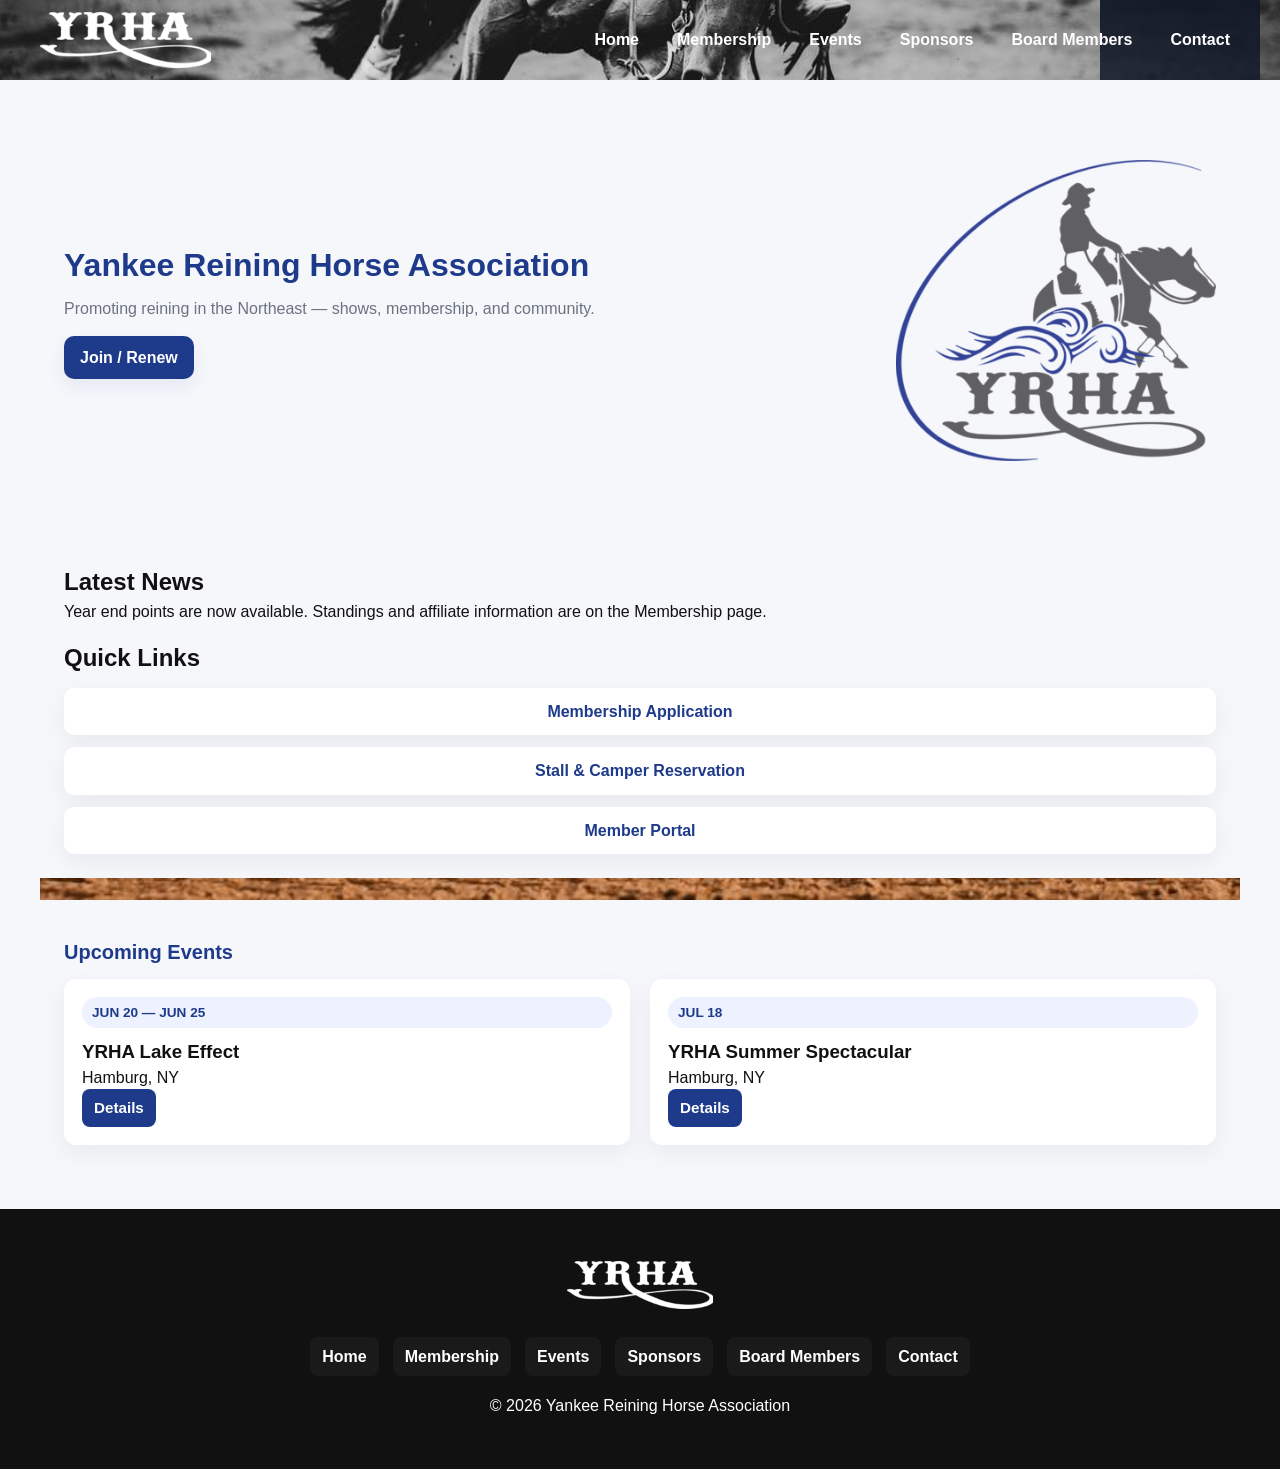
<file: index.html>
<!DOCTYPE html>
<html lang="en">
<head>
  <meta charset="utf-8" />
  <meta name="viewport" content="width=device-width,initial-scale=1" />
  <title>Yankee Reining Horse Association</title>

  <link rel="stylesheet" href="home.css">
  <link rel="stylesheet" href="https://cdnjs.cloudflare.com/ajax/libs/font-awesome/6.5.2/css/all.min.css">
</head>
<body>
  <header class="site-header">
    <div class="container header-inner">
      <div class="logo">
        <a href="index.html"><img src="assets/logo.png" alt="YRHA logo"></a>
      </div>

      <nav class="nav">
        <button id="menu-btn" class="menu-btn" aria-label="Toggle menu"><i class="fas fa-bars"></i></button>
        <ul class="nav-links" id="nav-links">
          <li><a href="index.html">Home</a></li>
          <li><a href="membership.html">Membership</a></li>
          <li><a href="events.html">Events</a></li>
          <li><a href="sponsors.html">Sponsors</a></li>
          <li><a href="boardmembers.html" aria-current="page">Board Members</a></li>
          <li><a href="contact.html">Contact</a></li>
        </ul>
      </nav>
    </div>
  </header>

  <main>
    <section class="hero">
      <div class="hero-inner container">
        <div class="hero-copy">
          <h1>Yankee Reining Horse Association</h1>
          <p class="sub">Promoting reining in the Northeast — shows, membership, and community.</p>
          <div class="hero-cta">
            <a class="btn primary" href="https://docs.google.com/forms/d/e/1FAIpQLSfPFnOiqkP-DoOEEoHhEW9WnWeleWplbSbrL23Vqfxdky9NYQ/viewform" target="_blank" rel="noopener">Join / Renew</a>
          </div>
        </div>

        <div class="hero-art" aria-hidden="true">
          <img src="assets/logo-1.png" alt="">
        </div>
      </div>
    </section>

    <section class="info container">
      <div class="news">
        <h2>Latest News</h2>
        <p>Year end points are now available. Standings and affiliate information are on the Membership page.</p>
      </div>

      <div class="quick-links">
        <h2>Quick Links</h2>
        <a class="quick-btn" href="https://docs.google.com/forms/d/e/1FAIpQLSfPFnOiqkP-DoOEEoHhEW9WnWeleWplbSbrL23Vqfxdky9NYQ/viewform" target="_blank" rel="noopener">Membership Application</a>
        <a class="quick-btn" href="#">Stall & Camper Reservation</a>
        <a class="quick-btn" href="membership.html#portal">Member Portal</a>
      </div>
    </section>

    <section class="events container">
      <h2 class="section-title">Upcoming Events</h2>
      <div class="event-grid">
        <article class="event-card">
          <span class="event-date">JUN 20 — JUN 25</span>
          <h3>YRHA Lake Effect</h3>
          <p class="muted">Hamburg, NY</p>
          <a class="event-link" href="https://nebula.wsimg.com/f370e88e24c39abe7a2972f42f224203?AccessKeyId=054B12123646A686FF98&disposition=0&alloworigin=1">Details</a>
        </article>

        <article class="event-card">
          <span class="event-date">JUL 18</span>
          <h3>YRHA Summer Spectacular</h3>
          <p class="muted">Hamburg, NY</p>
          <a class="event-link" href="https://nebula.wsimg.com/f370e88e24c39abe7a2972f42f224203?AccessKeyId=054B12123646A686FF98&disposition=0&alloworigin=1">Details</a>
        </article>
      </div>
    </section>
  </main>

  <footer class="site-footer">
    <div class="container footer-inner">
      <div class="brand">
        <img src="assets/logo.png" alt="YRHA logo" class="footer-logo">
      </div>

      <button id="footer-menu-btn" class="footer-menu-btn" aria-label="Toggle footer menu" aria-expanded="false">
        <i class="fas fa-bars" aria-hidden="true"></i>
      </button>

      <nav class="footer-nav" id="footer-nav" aria-label="Footer navigation">
        <ul>
          <li><a href="index.html">Home</a></li>
          <li><a href="membership.html">Membership</a></li>
          <li><a href="events.html">Events</a></li>
          <li><a href="sponsors.html">Sponsors</a></li>
          <li><a href="boardmembers.html">Board Members</a></li>
          <li><a href="contact.html">Contact</a></li>
        </ul>
      </nav>

      <p class="copyright">© 2026 Yankee Reining Horse Association</p>
    </div>
  </footer>

  <script>
    (function(){
      const btn = document.getElementById('menu-btn');
      const nav = document.getElementById('nav-links');
      btn?.addEventListener('click', () => {
        const open = nav.classList.toggle('open');
        btn.setAttribute('aria-expanded', String(open));
      });

      const fbtn = document.getElementById('footer-menu-btn');
      const fnav = document.getElementById('footer-nav');
      fbtn?.addEventListener('click', () => {
        const open = fnav.classList.toggle('open');
        fbtn.setAttribute('aria-expanded', String(open));
      });
    })();
  </script>
</body>
</html>
</file>
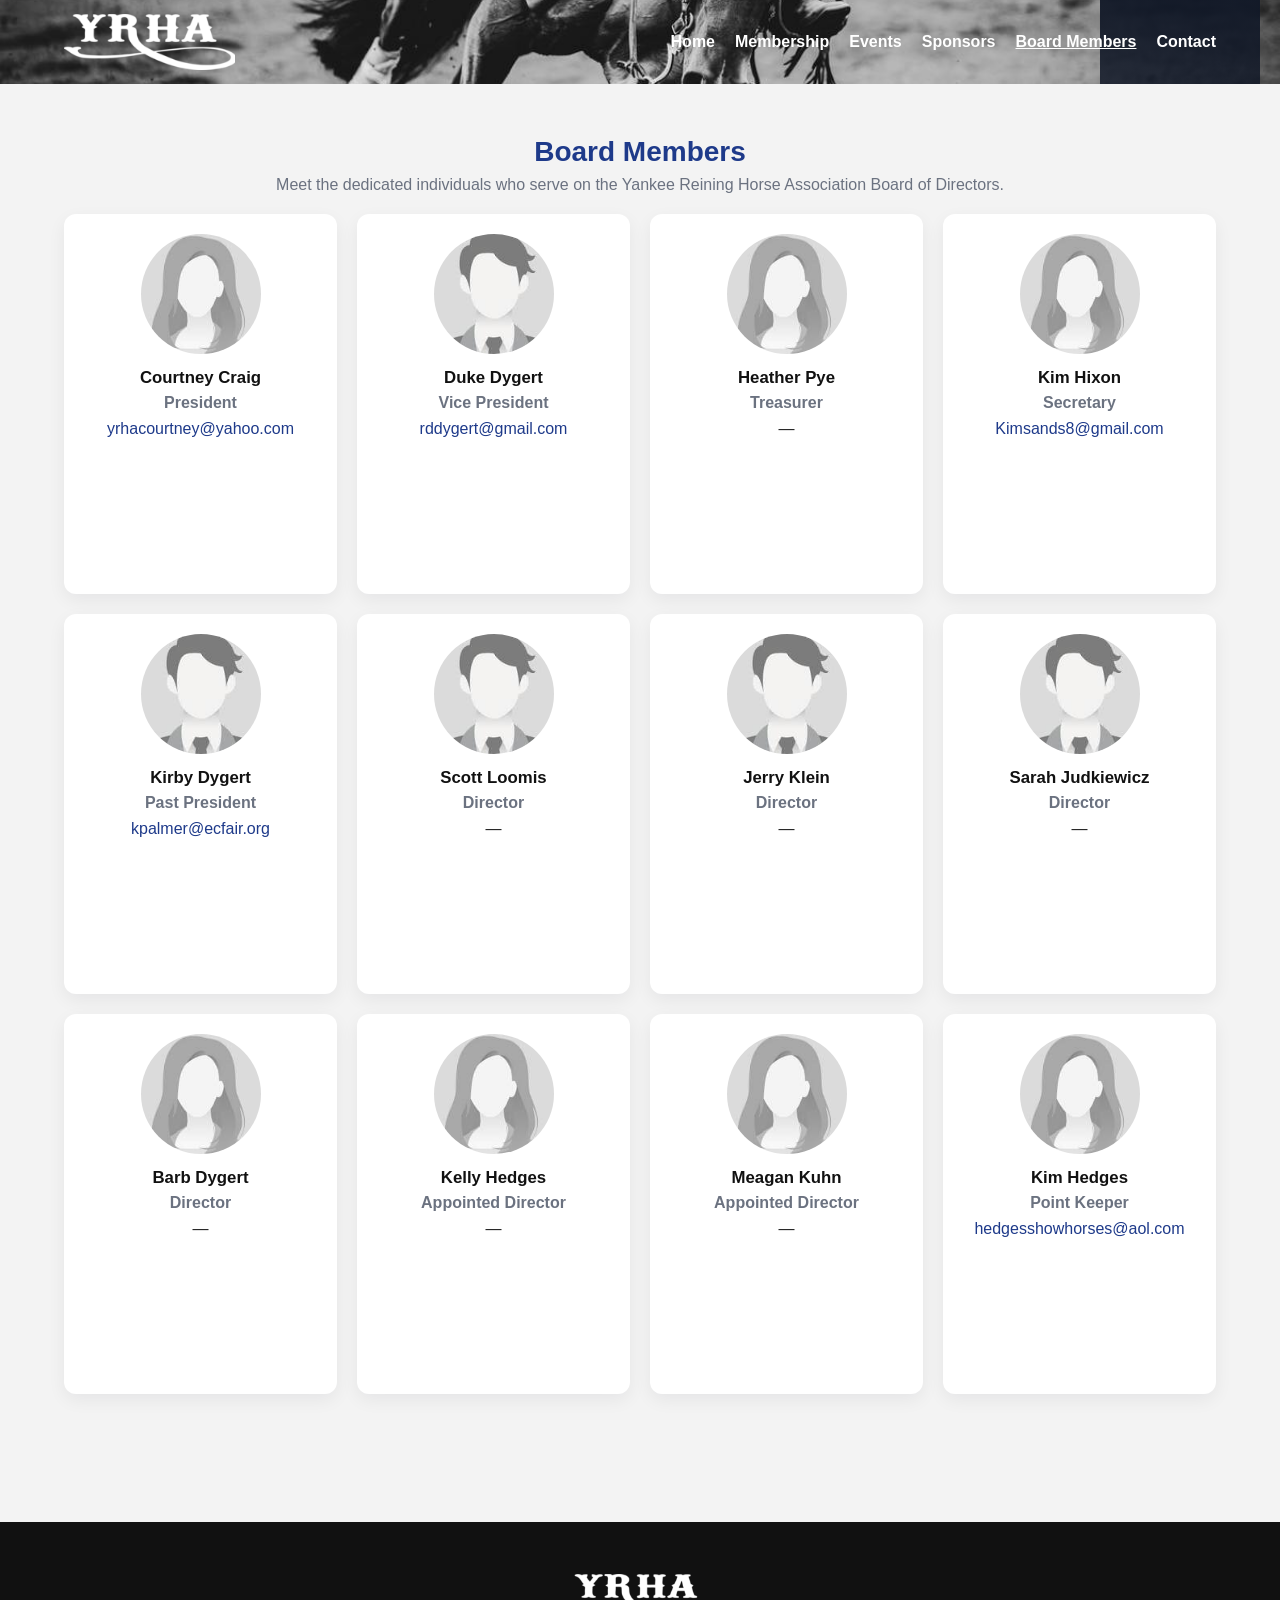
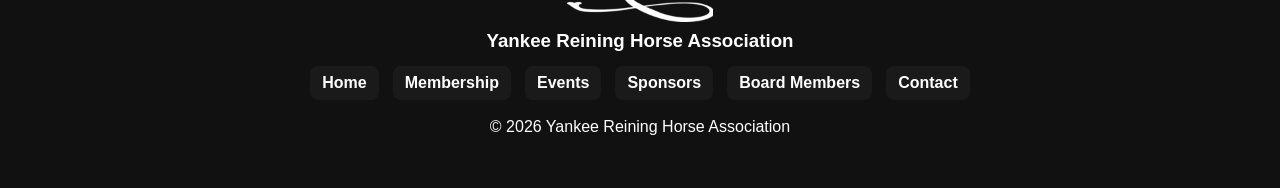
<file: boardmembers.html>
<!-- ...existing code... -->
<!DOCTYPE html>
<html lang="en">
<head>
  <meta charset="utf-8" />
  <meta name="viewport" content="width=device-width,initial-scale=1" />
  <title>Yankee Reining Horse Association — Board Members</title>

  <link rel="stylesheet" href="boardmembers.css">
  <link rel="stylesheet" href="https://cdnjs.cloudflare.com/ajax/libs/font-awesome/6.5.2/css/all.min.css">
</head>

<body>
  <header class="site-header">
    <div class="container header-inner">
      <div class="logo">
        <a href="index.html"><img src="assets/logo.png" alt="YRHA logo"></a>
      </div>

      <nav class="nav">
        <button id="menu-btn" class="menu-btn" aria-label="Toggle menu"><i class="fas fa-bars"></i></button>
        <ul class="nav-links" id="nav-links">
          <li><a href="index.html">Home</a></li>
          <li><a href="membership.html">Membership</a></li>
          <li><a href="events.html">Events</a></li>
          <li><a href="sponsors.html">Sponsors</a></li>
          <li><a href="boardmembers.html" aria-current="page">Board Members</a></li>
          <li><a href="contact.html">Contact</a></li>
        </ul>
      </nav>
    </div>
  </header>

  <main>
    <section id="board-members" class="board-section">
      <div class="container">
        <h1 class="page-title">Board Members</h1>
        <p class="lead">Meet the dedicated individuals who serve on the Yankee Reining Horse Association Board of Directors.</p>

        <div class="cards-container">
          <article class="card">
            <img src="assets/woman placeholder.jpeg" alt="Courtney Craig" class="card-img">
            <h2 class="card-title">Courtney Craig</h2>
            <p class="card-role">President</p>
            <p class="card-contact"><a href="mailto:yrhacourtney@yahoo.com">yrhacourtney@yahoo.com</a></p>
          </article>

          <article class="card">
            <img src="assets/man placeholder.jpeg" alt="Duke Dygert" class="card-img">
            <h2 class="card-title">Duke Dygert</h2>
            <p class="card-role">Vice President</p>
            <p class="card-contact"><a href="mailto:rddygert@gmail.com">rddygert@gmail.com</a></p>
          </article>

          <article class="card">
            <img src="assets/woman placeholder.jpeg" alt="Heather Pye" class="card-img">
            <h2 class="card-title">Heather Pye</h2>
            <p class="card-role">Treasurer</p>
            <p class="card-contact">—</p>
          </article>

          <article class="card">
            <img src="assets/woman placeholder.jpeg" alt="Kim Hixon" class="card-img">
            <h2 class="card-title">Kim Hixon</h2>
            <p class="card-role">Secretary</p>
            <p class="card-contact"><a href="mailto:Kimsands8@gmail.com">Kimsands8@gmail.com</a></p>
          </article>

          <article class="card">
            <img src="assets/man placeholder.jpeg" alt="Kirby Dygert" class="card-img">
            <h2 class="card-title">Kirby Dygert</h2>
            <p class="card-role">Past President</p>
            <p class="card-contact"><a href="mailto:kpalmer@ecfair.org">kpalmer@ecfair.org</a></p>
          </article>

          <article class="card">
            <img src="assets/man placeholder.jpeg" alt="Scott Loomis" class="card-img">
            <h2 class="card-title">Scott Loomis</h2>
            <p class="card-role">Director</p>
            <p class="card-contact">—</p>
          </article>

          <article class="card">
            <img src="assets/man placeholder.jpeg" alt="Jerry Klein" class="card-img">
            <h2 class="card-title">Jerry Klein</h2>
            <p class="card-role">Director</p>
            <p class="card-contact">—</p>
          </article>

          <article class="card">
            <img src="assets/man placeholder.jpeg" alt="Sarah Judkiewicz" class="card-img">
            <h2 class="card-title">Sarah Judkiewicz</h2>
            <p class="card-role">Director</p>
            <p class="card-contact">—</p>
          </article>

          <article class="card">
            <img src="assets/woman placeholder.jpeg" alt="Barb Dygert" class="card-img">
            <h2 class="card-title">Barb Dygert</h2>
            <p class="card-role">Director</p>
            <p class="card-contact">—</p>
          </article>

          <article class="card">
            <img src="assets/woman placeholder.jpeg" alt="Kelly Hedges" class="card-img">
            <h2 class="card-title">Kelly Hedges</h2>
            <p class="card-role">Appointed Director</p>
            <p class="card-contact">—</p>
          </article>

          <article class="card">
            <img src="assets/woman placeholder.jpeg" alt="Meagan Kuhn" class="card-img">
            <h2 class="card-title">Meagan Kuhn</h2>
            <p class="card-role">Appointed Director</p>
            <p class="card-contact">—</p>
          </article>

          <article class="card">
            <img src="assets/woman placeholder.jpeg" alt="Kim Hedges" class="card-img">
            <h2 class="card-title">Kim Hedges</h2>
            <p class="card-role">Point Keeper</p>
            <p class="card-contact"><a href="mailto:hedgesshowhorses@aol.com">hedgesshowhorses@aol.com</a></p>
          </article>
        </div>
      </div>
    </section>
  </main>

  <footer class="site-footer">
  <div class="container">
    <img src="assets/logo.png" alt="YRHA logo" class="footer-logo">
    <h3>Yankee Reining Horse Association</h3>

    <nav class="footer-nav" aria-label="Footer navigation">
      <ul>
        <li><a href="index.html">Home</a></li>
        <li><a href="membership.html">Membership</a></li>
        <li><a href="events.html">Events</a></li>
        <li><a href="sponsors.html">Sponsors</a></li>
        <li><a href="boardmembers.html">Board Members</a></li>
        <li><a href="contact.html">Contact</a></li>
      </ul>
    </nav>

    <p class="copyright">© 2026 Yankee Reining Horse Association</p>
  </div>
</footer>

  <script>
    const btn = document.getElementById('menu-btn');
    const nav = document.getElementById('nav-links');
    btn?.addEventListener('click', () => nav?.classList.toggle('open'));
  </script>
</body>
</html>
</file>
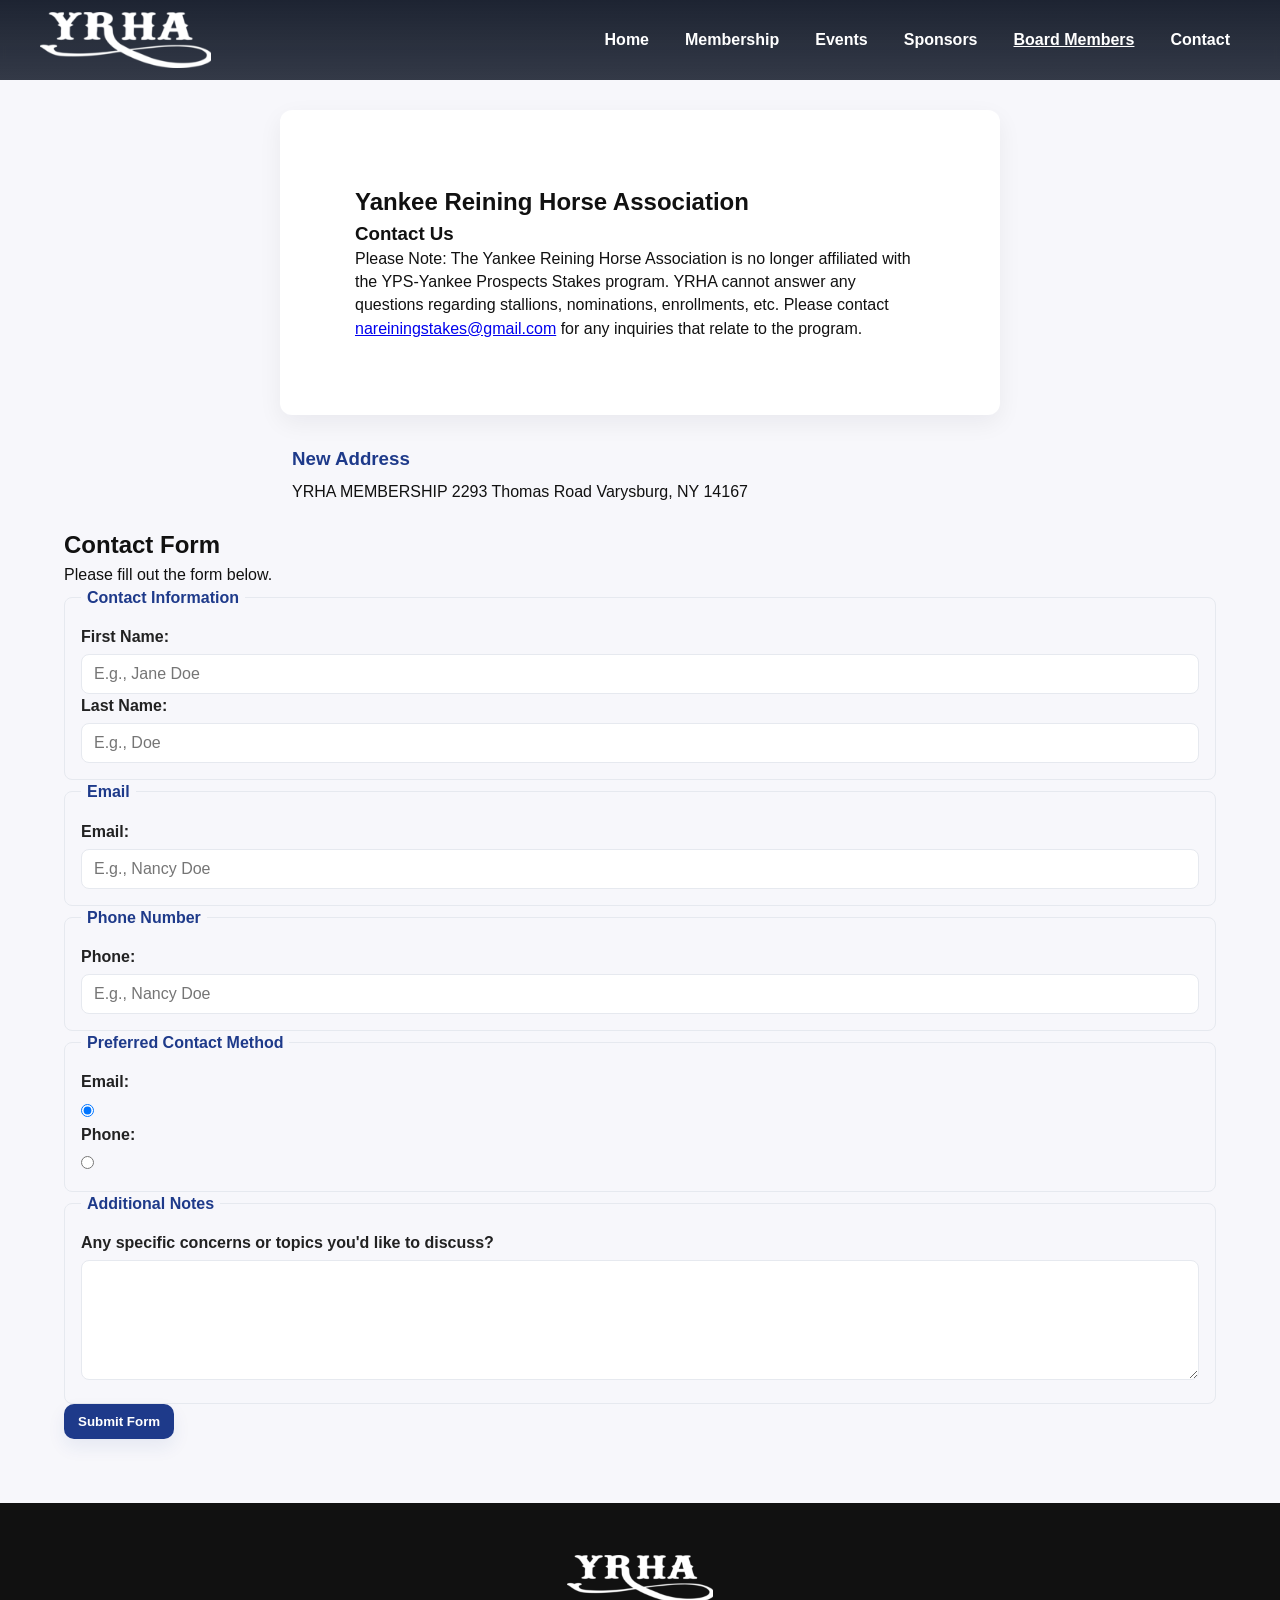
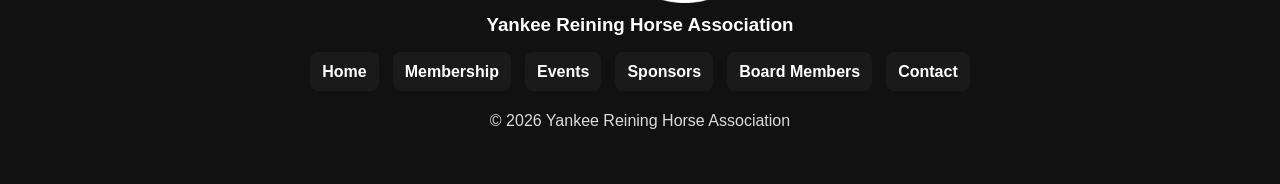
<file: contact.html>
<!DOCTYPE html>
<html lang="en">
<head>
<meta charset="UTF-8">
<meta name="viewport" content="width=device-width, initial-scale=1.0">
<title>Yankee Reining Horse Association</title>

<link rel="stylesheet" href="contatct.css">
<link rel="stylesheet"
href="https://cdnjs.cloudflare.com/ajax/libs/font-awesome/6.5.2/css/all.min.css">
</head>

<body>
   <header class="site-header">
    <div class="container header-inner">
      <div class="logo">
        <a href="index.html"><img src="assets/logo.png" alt="YRHA logo"></a>
      </div>

      <nav class="nav">
        <button id="menu-btn" class="menu-btn" aria-label="Toggle menu"><i class="fas fa-bars"></i></button>
        <ul class="nav-links" id="nav-links">
          <li><a href="index.html">Home</a></li>
          <li><a href="membership.html">Membership</a></li>
          <li><a href="events.html">Events</a></li>
          <li><a href="sponsors.html">Sponsors</a></li>
          <li><a href="boardmembers.html" aria-current="page">Board Members</a></li>
          <li><a href="contact.html">Contact</a></li>
        </ul>
      </nav>
    </div>
  </header>



<section id="contact">
    <div class="contact-container">
    <h2>Yankee Reining Horse Association</h2>
    <h3>Contact Us</h3>

    <p>Please Note: The Yankee Reining Horse Association is no longer affiliated with the YPS-Yankee Prospects Stakes program. YRHA cannot answer any questions regarding stallions, nominations, enrollments, etc.

Please contact <span> <a href="mailto:nareiningstakes@gmail.com">nareiningstakes@gmail.com</a>  </span> for any inquiries that relate to the program.</p>
    </div>
    <div class="contact-info">
        <h3>New Address</h3>
        <address>
            YRHA MEMBERSHIP
            2293 Thomas Road
            Varysburg, NY 14167
        </address>
    </div>
    <main class="container">
    <h1 class="title center">Contact Form</h1>
    <p class="description center">Please fill out the form below.</p>

    <form>
      <fieldset>
        <legend>Contact Information</legend>
        <label for="name">First Name: </label>
        <input
            type="text"
            name="name"
            id="name"
            required
            placeholder="E.g., Jane Doe"
          />

        <label for="last-name">Last Name: </label>
        <input
            type="text"
            name="last-name"
            id="last-name"
            required
            placeholder="E.g., Doe"
          />      
            
      </fieldset>

      <fieldset>
        <legend>Email </legend>
        <label for="email">Email: </label>
        <input
            type="text"
            name="parent-name"
            id="parent-name"
            required
            placeholder="E.g., Nancy Doe"
          />
      </fieldset>
      <fieldset>
        <legend>Phone Number </legend>
        <label for="phone">Phone: </label>
        <input
            type="text"
            name="parent-name"
            id="parent-name"
            required
            placeholder="E.g., Nancy Doe"
          />
      </fieldset>

      <fieldset>
        <legend>Preferred Contact Method</legend>
        <label class="contact-method" for="email">Email: </label>
        <input
            id="email"
            class="contact-method-radio-btn"
            type="radio"
            name="contact-method"
            value="email"
            checked
          />

        <label class="contact-method" for="phone">Phone: </label>
        <input
            id="phone"
            class="contact-method-radio-btn"
            type="radio"
            name="contact-method"
            value="phone"
          />
      </fieldset>

      <fieldset>
        <legend>Additional Notes</legend>
        <label for="notes"
            >Any specific concerns or topics you'd like to discuss?</label>
        <textarea id="notes" name="notes" rows="4" cols="50"></textarea>
      </fieldset>

      <button class="submit-btn" type="submit" >Submit Form</button>
    </form>
  </main>
  <footer class="site-footer">
  <div class="container">
    <img src="assets/logo.png" alt="YRHA logo" class="footer-logo">
    <h3>Yankee Reining Horse Association</h3>

    <nav class="footer-nav" aria-label="Footer navigation">
      <ul>
        <li><a href="index.html">Home</a></li>
        <li><a href="membership.html">Membership</a></li>
        <li><a href="events.html">Events</a></li>
        <li><a href="sponsors.html">Sponsors</a></li>
        <li><a href="boardmembers.html">Board Members</a></li>
        <li><a href="contact.html">Contact</a></li>
      </ul>
    </nav>

    <p class="copyright">© 2026 Yankee Reining Horse Association</p>
  </div>
</footer>

  <script>
    const btn = document.getElementById('menu-btn');
    const nav = document.getElementById('nav-links');
    btn?.addEventListener('click', () => nav?.classList.toggle('open'));
  </script>
</body>
</html>
</body>

</html>
</file>
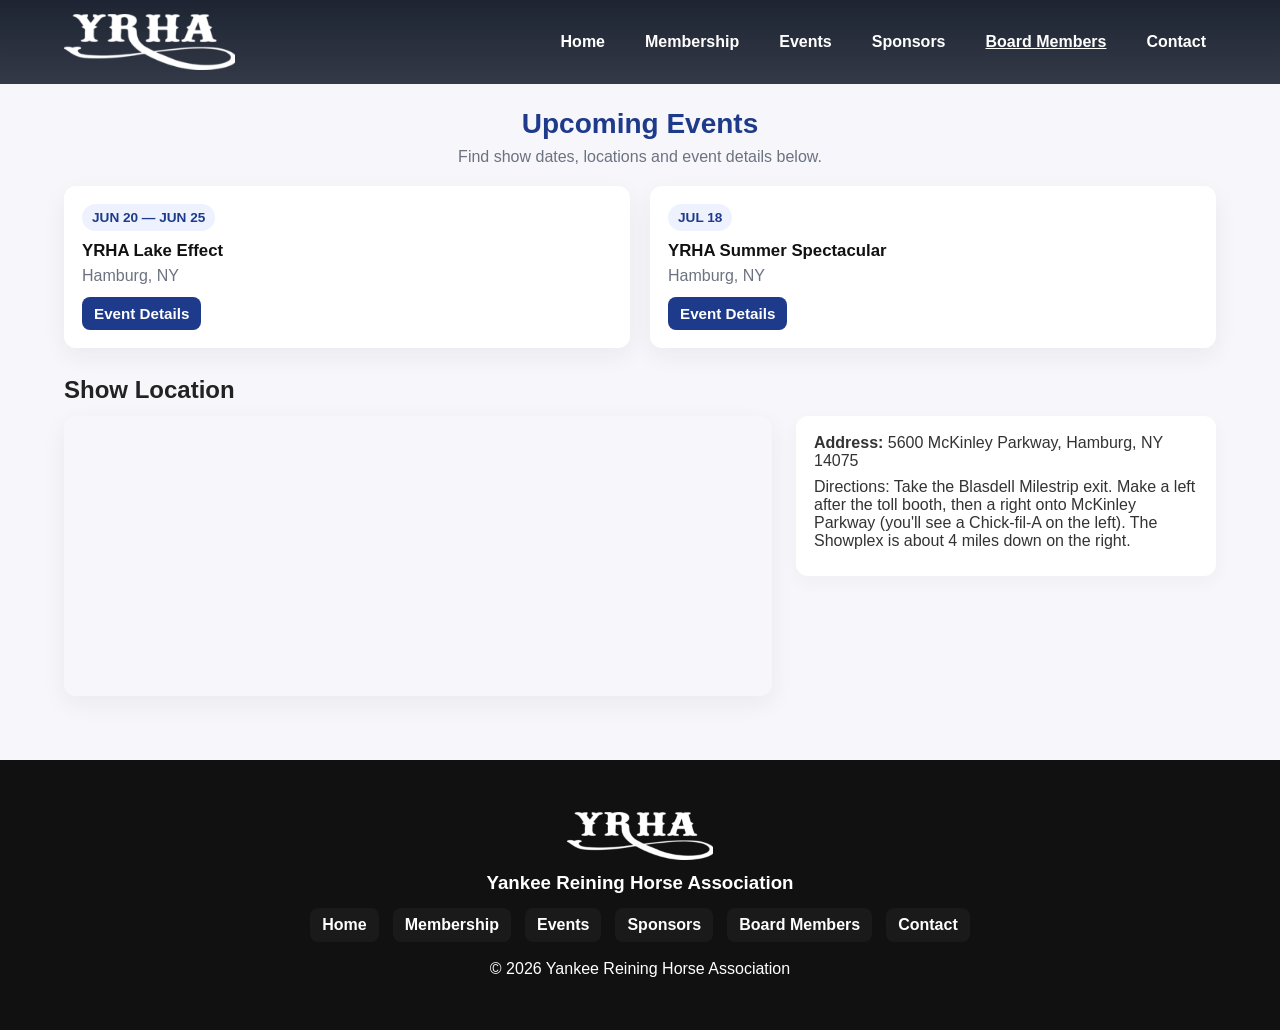
<file: events.html>
<!-- ...existing code... -->
<!DOCTYPE html>
<html lang="en">
<head>
  <meta charset="utf-8" />
  <meta name="viewport" content="width=device-width,initial-scale=1" />
  <title>Yankee Reining Horse Association — Events</title>

  <link rel="stylesheet" href="events.css">
  <link rel="stylesheet" href="https://cdnjs.cloudflare.com/ajax/libs/font-awesome/6.5.2/css/all.min.css">
</head>

<body>
  <header class="site-header">
    <div class="container header-inner">
      <div class="logo">
        <a href="index.html"><img src="assets/logo.png" alt="YRHA logo"></a>
      </div>

      <nav class="nav">
        <button id="menu-btn" class="menu-btn" aria-label="Toggle menu"><i class="fas fa-bars"></i></button>
        <ul class="nav-links" id="nav-links">
          <li><a href="index.html">Home</a></li>
          <li><a href="membership.html">Membership</a></li>
          <li><a href="events.html">Events</a></li>
          <li><a href="sponsors.html">Sponsors</a></li>
          <li><a href="boardmembers.html" aria-current="page">Board Members</a></li>
          <li><a href="contact.html">Contact</a></li>
        </ul>
      </nav>
    </div>
  </header>

  <main>
    <section class="events-section">
      <div class="container">
        <h1 class="page-title">Upcoming Events</h1>
        <p class="lead">Find show dates, locations and event details below.</p>

        <div class="event-grid">
          <article class="event-card">
            <div class="event-meta">
              <span class="event-date">JUN 20 — JUN 25</span>
              <h2 class="event-title">YRHA Lake Effect</h2>
              <p class="event-location">Hamburg, NY</p>
            </div>
            <a class="event-link" href="https://nebula.wsimg.com/f370e88e24c39abe7a2972f42f224203?AccessKeyId=054B12123646A686FF98&disposition=0&alloworigin=1" target="_blank" rel="noopener">Event Details</a>
          </article>

          <article class="event-card">
            <div class="event-meta">
              <span class="event-date">JUL 18</span>
              <h2 class="event-title">YRHA Summer Spectacular</h2>
              <p class="event-location">Hamburg, NY</p>
            </div>
            <a class="event-link" href="https://nebula.wsimg.com/f370e88e24c39abe7a2972f42f224203?AccessKeyId=054B12123646A686FF98&disposition=0&alloworigin=1" target="_blank" rel="noopener">Event Details</a>
          </article>
        </div>

        <section class="show-info">
          <h2>Show Location</h2>

          <div class="map-grid">
            <div class="map-frame" aria-hidden="false">
              <iframe
                src="https://www.google.com/maps?q=5600+McKinley+Parkway,+Hamburg,+NY+14075&output=embed"
                loading="lazy"
                referrerpolicy="no-referrer-when-downgrade"
                title="Show location map"></iframe>
            </div>

            <div class="directions">
              <p><strong>Address:</strong> 5600 McKinley Parkway, Hamburg, NY 14075</p>
              <p>Directions: Take the Blasdell Milestrip exit. Make a left after the toll booth, then a right onto McKinley Parkway (you'll see a Chick‑fil‑A on the left). The Showplex is about 4 miles down on the right.</p>
            </div>
          </div>
        </section>
      </div>
    </section>
  </main>

  <footer class="site-footer">
  <div class="container">
    <img src="assets/logo.png" alt="YRHA logo" class="footer-logo">
    <h3>Yankee Reining Horse Association</h3>

    <nav class="footer-nav" aria-label="Footer navigation">
      <ul>
        <li><a href="index.html">Home</a></li>
        <li><a href="membership.html">Membership</a></li>
        <li><a href="events.html">Events</a></li>
        <li><a href="sponsors.html">Sponsors</a></li>
        <li><a href="boardmembers.html">Board Members</a></li>
        <li><a href="contact.html">Contact</a></li>
      </ul>
    </nav>

    <p class="copyright">© 2026 Yankee Reining Horse Association</p>
  </div>
</footer>

  <script>
    const btn = document.getElementById('menu-btn');
    const nav = document.getElementById('nav-links');
    btn?.addEventListener('click', () => nav?.classList.toggle('open'));
  </script>
</body>
</html>
</file>
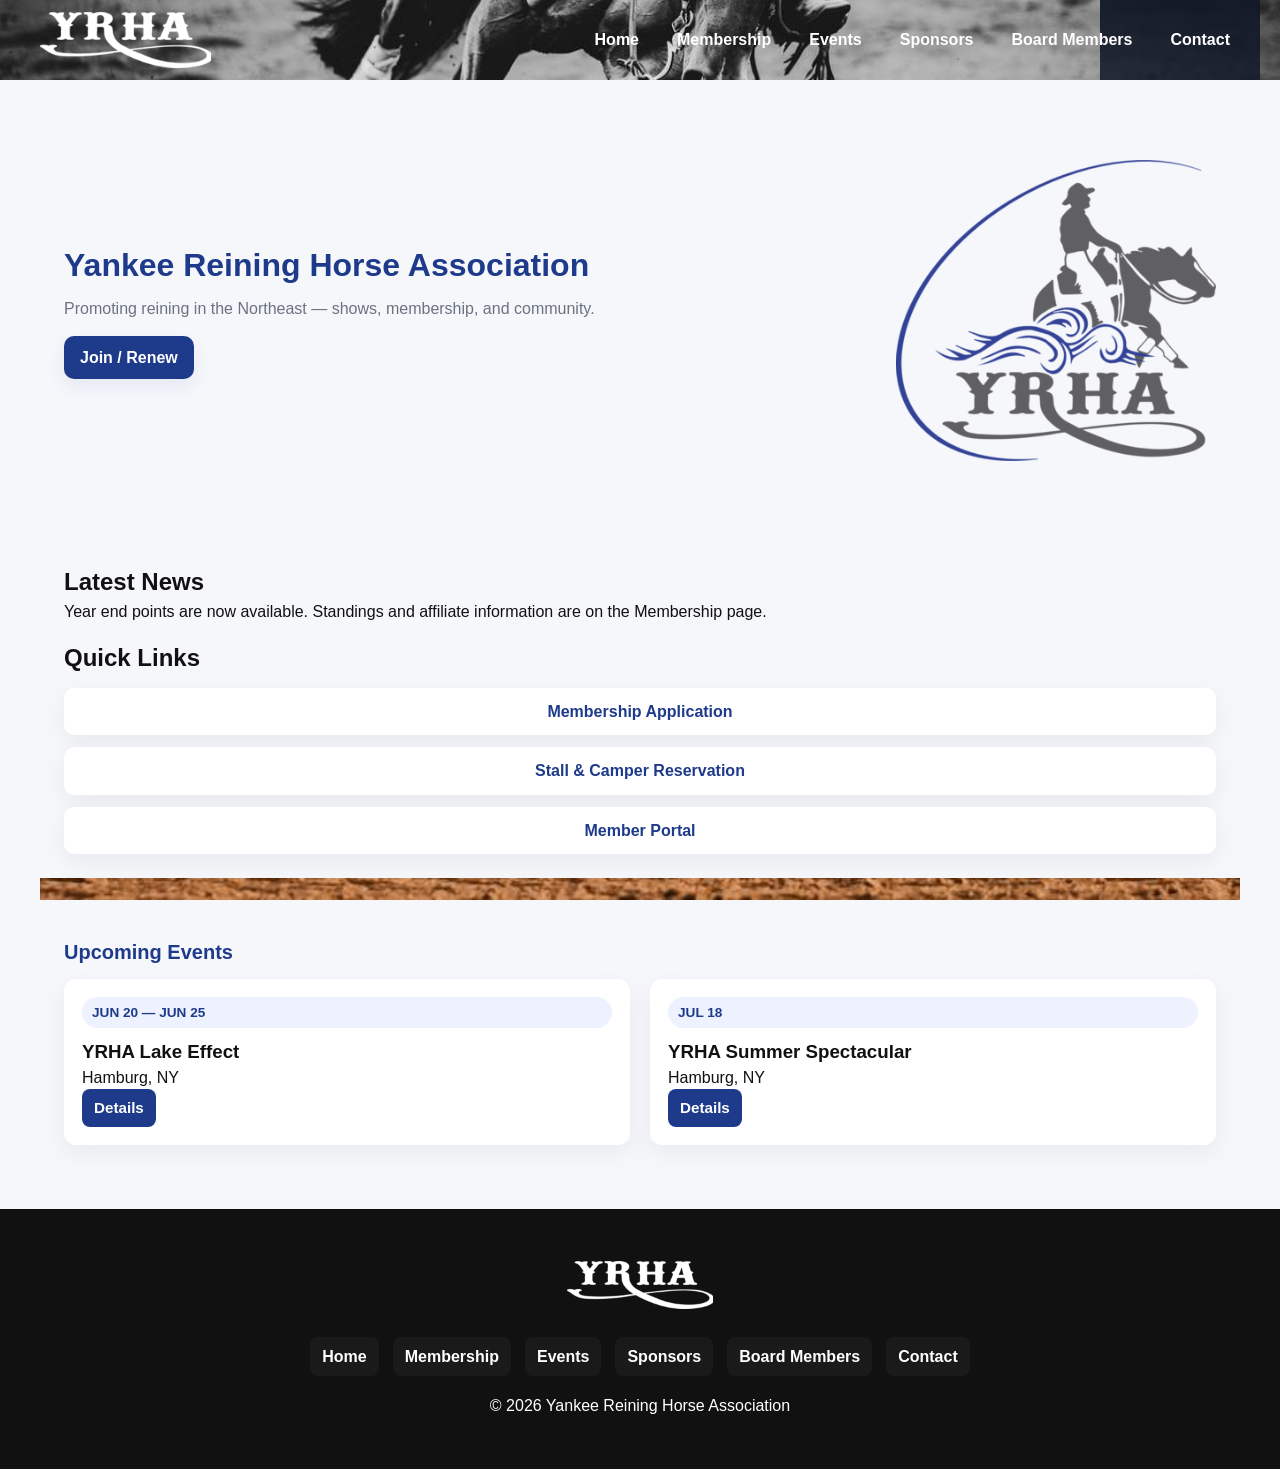
<file: home.html>
<!DOCTYPE html>
<html lang="en">
<head>
  <meta charset="utf-8" />
  <meta name="viewport" content="width=device-width,initial-scale=1" />
  <title>Yankee Reining Horse Association</title>

  <link rel="stylesheet" href="home.css">
  <link rel="stylesheet" href="https://cdnjs.cloudflare.com/ajax/libs/font-awesome/6.5.2/css/all.min.css">
</head>
<body>
  <header class="site-header">
    <div class="container header-inner">
      <div class="logo">
        <a href="index.html"><img src="assets/logo.png" alt="YRHA logo"></a>
      </div>

      <nav class="nav">
        <button id="menu-btn" class="menu-btn" aria-label="Toggle menu"><i class="fas fa-bars"></i></button>
        <ul class="nav-links" id="nav-links">
          <li><a href="home.html">Home</a></li>
          <li><a href="membership.html">Membership</a></li>
          <li><a href="events.html">Events</a></li>
          <li><a href="sponsors.html">Sponsors</a></li>
          <li><a href="boardmembers.html" aria-current="page">Board Members</a></li>
          <li><a href="contact.html">Contact</a></li>
        </ul>
      </nav>
    </div>
  </header>

  <main>
    <section class="hero">
      <div class="hero-inner container">
        <div class="hero-copy">
          <h1>Yankee Reining Horse Association</h1>
          <p class="sub">Promoting reining in the Northeast — shows, membership, and community.</p>
          <div class="hero-cta">
            <a class="btn primary" href="https://docs.google.com/forms/d/e/1FAIpQLSfPFnOiqkP-DoOEEoHhEW9WnWeleWplbSbrL23Vqfxdky9NYQ/viewform" target="_blank" rel="noopener">Join / Renew</a>
          </div>
        </div>

        <div class="hero-art" aria-hidden="true">
          <img src="assets/logo-1.png" alt="">
        </div>
      </div>
    </section>

    <section class="info container">
      <div class="news">
        <h2>Latest News</h2>
        <p>Year end points are now available. Standings and affiliate information are on the Membership page.</p>
      </div>

      <div class="quick-links">
        <h2>Quick Links</h2>
        <a class="quick-btn" href="https://docs.google.com/forms/d/e/1FAIpQLSfPFnOiqkP-DoOEEoHhEW9WnWeleWplbSbrL23Vqfxdky9NYQ/viewform" target="_blank" rel="noopener">Membership Application</a>
        <a class="quick-btn" href="#">Stall & Camper Reservation</a>
        <a class="quick-btn" href="membership.html#portal">Member Portal</a>
      </div>
    </section>

    <section class="events container">
      <h2 class="section-title">Upcoming Events</h2>
      <div class="event-grid">
        <article class="event-card">
          <span class="event-date">JUN 20 — JUN 25</span>
          <h3>YRHA Lake Effect</h3>
          <p class="muted">Hamburg, NY</p>
          <a class="event-link" href="https://nebula.wsimg.com/f370e88e24c39abe7a2972f42f224203?AccessKeyId=054B12123646A686FF98&disposition=0&alloworigin=1">Details</a>
        </article>

        <article class="event-card">
          <span class="event-date">JUL 18</span>
          <h3>YRHA Summer Spectacular</h3>
          <p class="muted">Hamburg, NY</p>
          <a class="event-link" href="https://nebula.wsimg.com/f370e88e24c39abe7a2972f42f224203?AccessKeyId=054B12123646A686FF98&disposition=0&alloworigin=1">Details</a>
        </article>
      </div>
    </section>
  </main>

  <footer class="site-footer">
    <div class="container footer-inner">
      <div class="brand">
        <img src="assets/logo.png" alt="YRHA logo" class="footer-logo">
      </div>

      <button id="footer-menu-btn" class="footer-menu-btn" aria-label="Toggle footer menu" aria-expanded="false">
        <i class="fas fa-bars" aria-hidden="true"></i>
      </button>

      <nav class="footer-nav" id="footer-nav" aria-label="Footer navigation">
        <ul>
          <li><a href="home.html">Home</a></li>
          <li><a href="membership.html">Membership</a></li>
          <li><a href="events.html">Events</a></li>
          <li><a href="sponsors.html">Sponsors</a></li>
          <li><a href="boardmembers.html">Board Members</a></li>
          <li><a href="contact.html">Contact</a></li>
        </ul>
      </nav>

      <p class="copyright">© 2026 Yankee Reining Horse Association</p>
    </div>
  </footer>

  <script>
    (function(){
      const btn = document.getElementById('menu-btn');
      const nav = document.getElementById('nav-links');
      btn?.addEventListener('click', () => {
        const open = nav.classList.toggle('open');
        btn.setAttribute('aria-expanded', String(open));
      });

      const fbtn = document.getElementById('footer-menu-btn');
      const fnav = document.getElementById('footer-nav');
      fbtn?.addEventListener('click', () => {
        const open = fnav.classList.toggle('open');
        fbtn.setAttribute('aria-expanded', String(open));
      });
    })();
  </script>
</body>
</html>
</file>
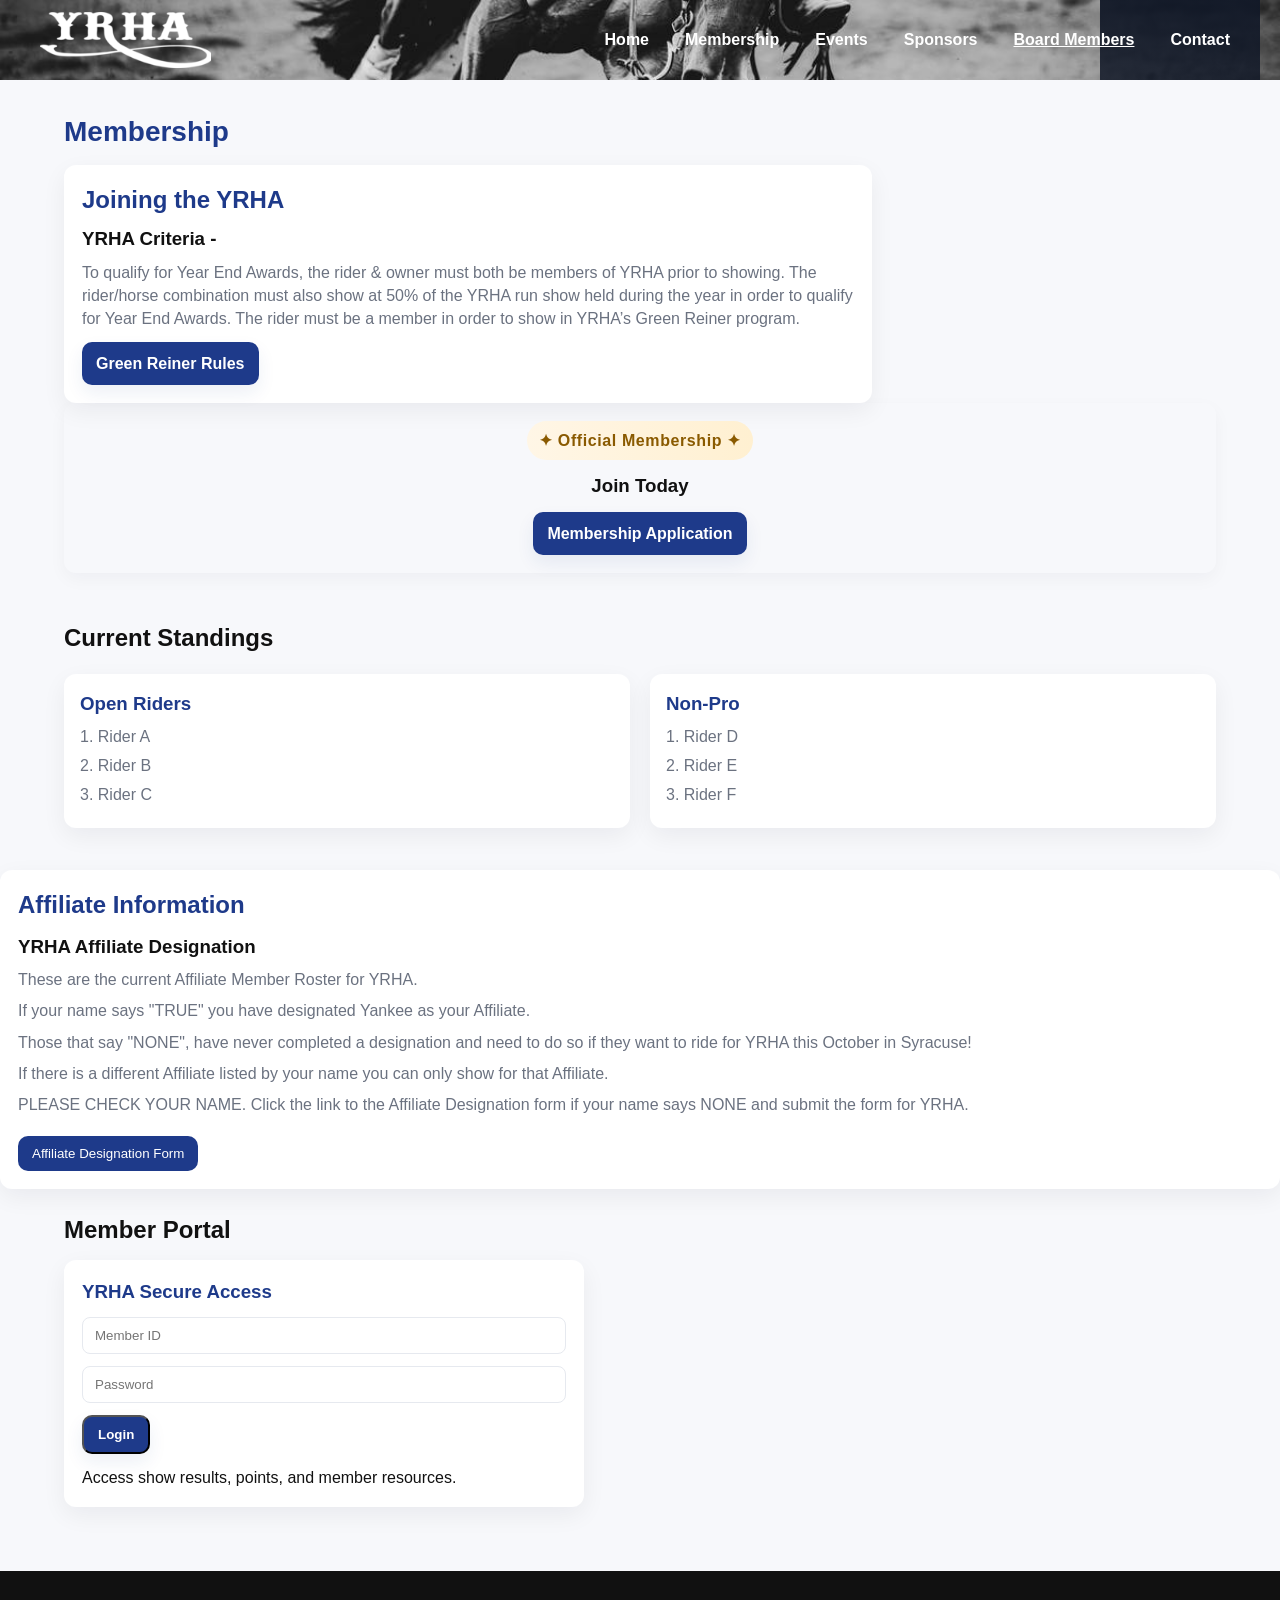
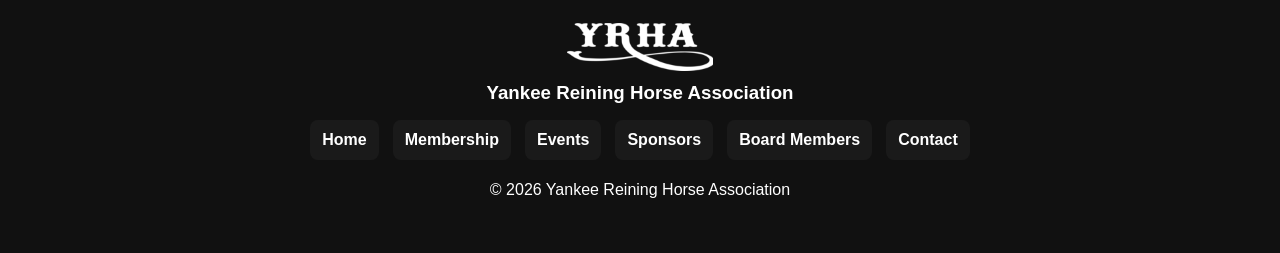
<file: membership.html>
<!DOCTYPE html>
<html lang="en">
<head>
<meta charset="UTF-8">
<meta name="viewport" content="width=device-width, initial-scale=1.0">
<title>Yankee Reining Horse Association</title>

<link rel="stylesheet" href="membership.css">
<link rel="stylesheet"
href="https://cdnjs.cloudflare.com/ajax/libs/font-awesome/6.5.2/css/all.min.css">
</head>

<body>
  <header class="site-header">
    <div class="container header-inner">
      <div class="logo">
        <a href="index.html"><img src="assets/logo.png" alt="YRHA logo"></a>
      </div>

      <nav class="nav">
        <button id="menu-btn" class="menu-btn" aria-label="Toggle menu"><i class="fas fa-bars"></i></button>
        <ul class="nav-links" id="nav-links">
          <li><a href="index.html">Home</a></li>
          <li><a href="membership.html">Membership</a></li>
          <li><a href="events.html">Events</a></li>
          <li><a href="sponsors.html">Sponsors</a></li>
          <li><a href="boardmembers.html" aria-current="page">Board Members</a></li>
          <li><a href="contact.html">Contact</a></li>
        </ul>
      </nav>
    </div>
  </header>

<section id="membership" >
    
       
    <div class="container">
        <h2 class="membership-header">Membership</h2>

        <div class="membership-about">
            
            <article>
                <h2>Joining the YRHA</h2>
                <h3>YRHA Criteria - </h3>
                <p>To qualify for Year End Awards, the rider & owner must both be members of YRHA prior to showing. The rider/horse combination must also show at 50% of the YRHA run show held during the year in order to qualify for Year End Awards. The rider must be a member in order to show in YRHA’s Green Reiner program.</p>
                
                <a class="btn"
                href="https://nebula.wsimg.com/350b3bbd830df89bfb09e67254d7e462?AccessKeyId=054B12123646A686FF98&disposition=0&alloworigin=1"
                target="_blank">
                    Green Reiner Rules
                </a>


            </article>

            

        </div>
         <!-- FEATURED JOIN CARD -->
            <div class="membership-highlight">

                <div class="gold-badge">
                    ✦ Official Membership ✦
                </div>

                <h3>Join Today</h3>

                <a class="btn"
                href="https://docs.google.com/forms/d/e/1FAIpQLSfPFnOiqkP-DoOEEoHhEW9WnWeleWplbSbrL23Vqfxdky9NYQ/viewform"
                target="_blank">
                    Membership Application
                </a>

            </div>
    </div>
</section>



<!-- =========================
     YEAR END LEADERBOARD
========================= -->
<section id="leaderboard">

    <div class="container">

        <h2>Current Standings</h2>

        <div class="leaderboard-grid">

            <div class="leader-card">
                <h3>Open Riders</h3>
                <p>1. Rider A</p>
                <p>2. Rider B</p>
                <p>3. Rider C</p>
            </div>

            <div class="leader-card">
                <h3>Non-Pro</h3>
                <p>1. Rider D</p>
                <p>2. Rider E</p>
                <p>3. Rider F</p>
            </div>

        </div>

    </div>

</section>

<section id="affiliate information" >

    <div class="info-container">

        <h2>Affiliate Information</h2>
            <h3>YRHA Affiliate Designation</h3>
            <article>
                <p>These are the current Affiliate Member Roster for YRHA.</p> 
                <p>If your name says "TRUE" you have designated Yankee as your Affiliate. </p>
                <p>Those that say "NONE", have never completed a designation and need to do so if they want to ride for YRHA this October in Syracuse!</p>
                <p>If there is a different Affiliate listed by your name you can only show for that Affiliate.</p>
                <p>PLEASE CHECK YOUR NAME. Click the link to the Affiliate Designation form if your name says NONE and submit the form for YRHA. </p>
            </article>
        <button class="membership-btn"> Affiliate Designation Form</button>

    </div>
</section>
    <!-- =========================
     MEMBER PORTAL (FAKE UI)
========================= -->
<section id="portal">

    <div class="container">

        <h2>Member Portal</h2>

        <div class="portal-box">

            <h3>YRHA Secure Access</h3>

            <input type="text" placeholder="Member ID">
            <input type="password" placeholder="Password">

            <button class="btn">Login</button>

            <p class="portal-note">
                Access show results, points, and member resources.
            </p>

        </div>

    </div>

</section>
</section>

 <footer class="site-footer">
  <div class="container">
    <img src="assets/logo.png" alt="YRHA logo" class="footer-logo">
    <h3>Yankee Reining Horse Association</h3>

    <nav class="footer-nav" aria-label="Footer navigation">
      <ul>
        <li><a href="index.html">Home</a></li>
        <li><a href="membership.html">Membership</a></li>
        <li><a href="events.html">Events</a></li>
        <li><a href="sponsors.html">Sponsors</a></li>
        <li><a href="boardmembers.html">Board Members</a></li>
        <li><a href="contact.html">Contact</a></li>
      </ul>
    </nav>

    <p class="copyright">© 2026 Yankee Reining Horse Association</p>
  </div>
</footer>

  <script>
    const btn = document.getElementById('menu-btn');
    const nav = document.getElementById('nav-links');
    btn?.addEventListener('click', () => nav?.classList.toggle('open'));
  </script>
</body>
</html>
</file>
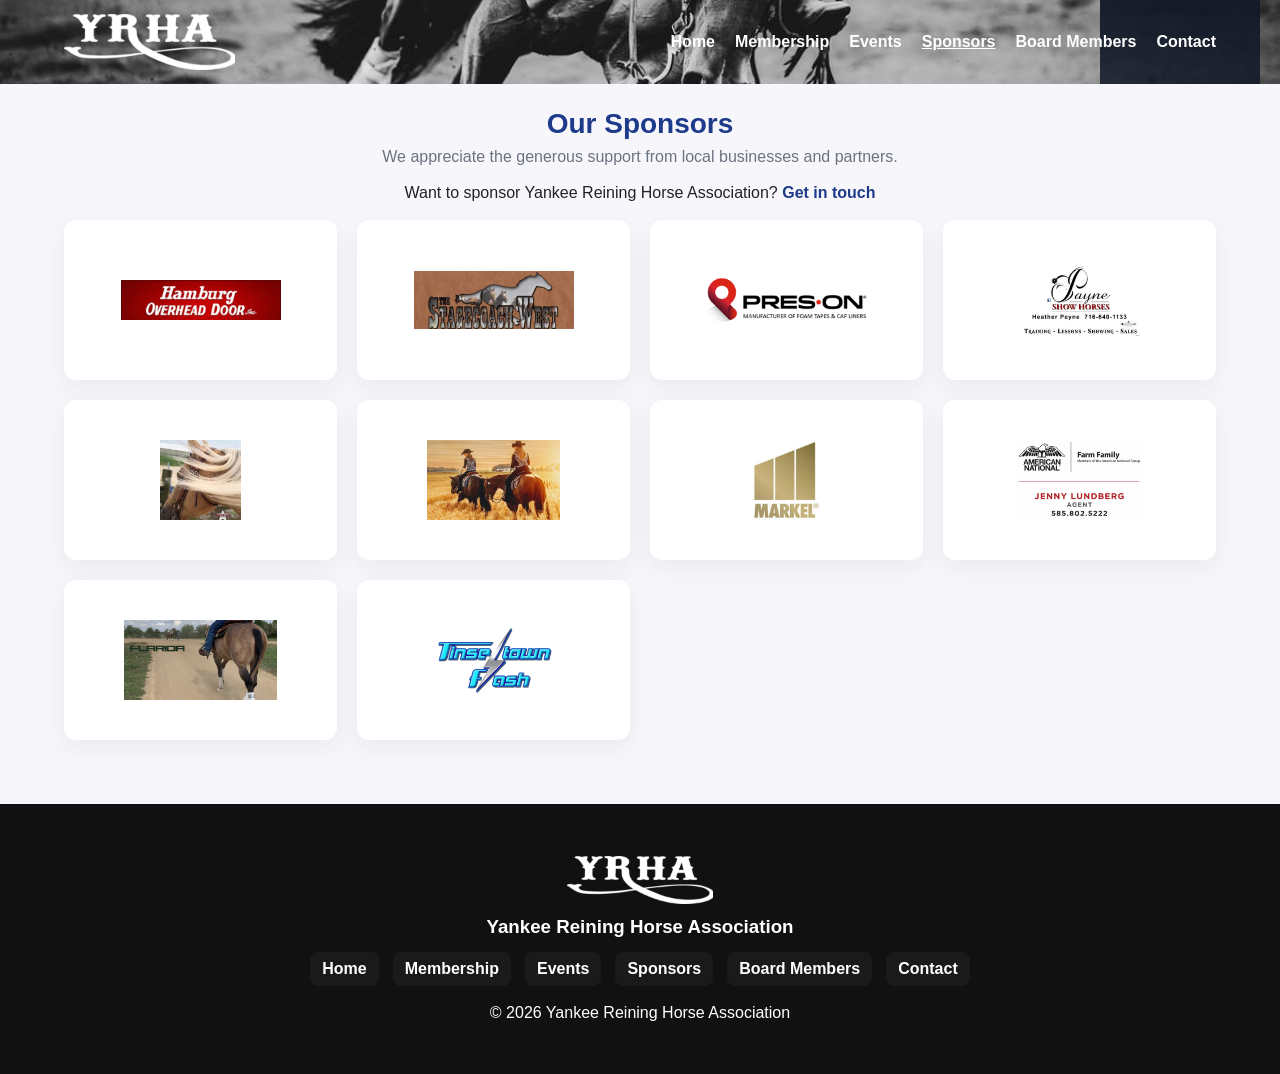
<file: sponsors.html>
<!-- ...existing code... -->
<!DOCTYPE html>
<html lang="en">
<head>
  <meta charset="utf-8" />
  <meta name="viewport" content="width=device-width,initial-scale=1" />
  <title>Yankee Reining Horse Association — Sponsors</title>

  <link rel="stylesheet" href="sponsors.css">
  <link rel="stylesheet" href="https://cdnjs.cloudflare.com/ajax/libs/font-awesome/6.5.2/css/all.min.css">
</head>
<body>
  <header class="site-header">
    <div class="container header-inner">
      <div class="logo">
        <a href="index.html"><img src="assets/logo.png" alt="YRHA logo"></a>
      </div>

      <nav class="nav">
        <button id="menu-btn" class="menu-btn" aria-label="Toggle menu"><i class="fas fa-bars"></i></button>
        <ul class="nav-links" id="nav-links">
          <li><a href="index.html">Home</a></li>
          <li><a href="membership.html">Membership</a></li>
          <li><a href="events.html">Events</a></li>
          <li><a href="sponsors.html" aria-current="page">Sponsors</a></li>
          <li><a href="boardmembers.html">Board Members</a></li>
          <li><a href="contact.html">Contact</a></li>
        </ul>
      </nav>
    </div>
  </header>

  <main>
    <section class="sponsors-section">
      <div class="container">
        <h1 class="page-title">Our Sponsors</h1>
        <p class="lead">We appreciate the generous support from local businesses and partners.</p>

        <div class="sponsor-cta">
          <p>Want to sponsor Yankee Reining Horse Association? <a href="mailto:yrhasponsorship@gmail.com">Get in touch</a></p>
        </div>

        <div class="sponsors-grid">
          <article class="sponsor-card">
            <div class="sponsor-inner">
              <img src="assets/sponsor1.jpeg" alt="Sponsor A" class="sponsor-logo">
              
            </div>
          </article>

          <article class="sponsor-card">
            <div class="sponsor-inner">
              <img src="assets/sponsor2.jpeg" alt="Sponsor B" class="sponsor-logo">
              
            </div>
          </article>

          <article class="sponsor-card">
            <div class="sponsor-inner">
              <img src="assets/sponsor3.jpeg" alt="Sponsor C" class="sponsor-logo">
            </div>
          </article>
          <article class="sponsor-card">
            <div class="sponsor-inner">
              <img src="assets/sponsor4.jpeg" alt="Sponsor C" class="sponsor-logo">
            </div>
          </article>
          <article class="sponsor-card">
            <div class="sponsor-inner">
              <img src="assets/sponsor5.jpeg" alt="Sponsor C" class="sponsor-logo">
            </div>
          </article>
          <article class="sponsor-card">
            <div class="sponsor-inner">
              <img src="assets/sponsor6.jpeg" alt="Sponsor C" class="sponsor-logo">
            </div>
          </article>
          <article class="sponsor-card">
            <div class="sponsor-inner">
              <img src="assets/sponsor7.jpeg" alt="Sponsor C" class="sponsor-logo">
            </div>
          </article>
          <article class="sponsor-card">
            <div class="sponsor-inner">
              <img src="assets/sponsor8.png" alt="Sponsor C" class="sponsor-logo">
            </div>
          </article>
          <article class="sponsor-card">
            <div class="sponsor-inner">
              <img src="assets/sponsor9.png" alt="Sponsor C" class="sponsor-logo">
            </div>
          </article>
          <article class="sponsor-card">
            <div class="sponsor-inner">
              <img src="assets/sponsor10.png" alt="Sponsor C" class="sponsor-logo">
            </div>
          </article>
          
          <!-- Repeat sponsor-card entries as needed -->
        </div>
      </div>
    </section>
  </main>

  

<footer class="site-footer">
  <div class="container">
    <img src="assets/logo.png" alt="YRHA logo" class="footer-logo">
    <h3>Yankee Reining Horse Association</h3>

    <nav class="footer-nav" aria-label="Footer navigation">
      <ul>
        <li><a href="index.html">Home</a></li>
        <li><a href="membership.html">Membership</a></li>
        <li><a href="events.html">Events</a></li>
        <li><a href="sponsors.html">Sponsors</a></li>
        <li><a href="boardmembers.html">Board Members</a></li>
        <li><a href="contact.html">Contact</a></li>
      </ul>
    </nav>

    <p class="copyright">© 2026 Yankee Reining Horse Association</p>
  </div>
</footer>

  <script>
    const btn = document.getElementById('menu-btn');
    const nav = document.getElementById('nav-links');
    btn?.addEventListener('click', () => nav?.classList.toggle('open'));
  </script>
</body>
</html>
</file>
<file: home.css>
:root{
  --max-width:1200px;
  --accent:#1e3a8a;
  --accent-2:#153371;
  --muted:#6b7280;
  --bg:#f6f7fb;
  --card:#ffffff;
  --radius:12px;
  --gap:20px;
  --container-pad:24px;
  --shadow: 0 8px 24px rgba(15,23,42,0.06);
}

*{box-sizing:border-box;margin:0;padding:0}
html{scroll-behavior:smooth}
body{
  font-family: 'Segoe UI', Arial, sans-serif;
  color:#111;
  background:var(--bg);
  -webkit-font-smoothing:antialiased;
  min-height:100vh;
  line-height:1.45;
}

/* layout container */
.container{
  max-width:var(--max-width);
  margin:0 auto;
  padding:var(--container-pad);
}

/* header / nav */
.site-header{
  position:sticky;
  top:0;
  z-index:1000;
  /* gradient + decorative image (logo-1) layered */
  background-image:
    linear-gradient(180deg, rgba(17,24,39,0.95), rgba(17,24,39,0.85)),
    url('assets/horse-running.jpeg');
  background-repeat: no-repeat, no-repeat;
  background-position: right 20px center, center;
  background-size: 160px auto, cover;
  color:#fff;
  backdrop-filter:blur(4px);
}
/* reduce / hide decorative image on smaller screens */
@media (max-width:640px){
  .site-header{
    background-position: right 12px center, center;
    background-size: 110px auto, cover;
  }
}
.header-inner{
  display:flex;
  align-items:center;
  justify-content:space-between;
  gap:20px;
  padding:12px 0;
}
.logo img{height:56px;display:block}

/* unified nav */
.nav{position:relative;display:flex;align-items:center}
.nav-links{
  display:flex;
  gap:18px;
  list-style:none;
  margin:0;
  padding:0;
  align-items:center;
}
.nav-links a{
  color:#fff;
  text-decoration:none;
  font-weight:600;
  padding:8px 10px;
  border-radius:8px;
}
.nav-links a:hover{background:rgba(255,255,255,0.04)}

/* hamburger */
.menu-btn{
  display:none;
  background:transparent;
  border:0;
  color:#fff;
  font-size:20px;
  padding:8px;
  border-radius:8px;
  cursor:pointer;
}

/* hero */
.hero{
  padding:56px 0;
  background:linear-gradient(180deg, rgba(255,255,255,0.02), transparent);
}
.hero-inner{
  display:flex;
  gap:28px;
  align-items:center;
}
.hero-copy{flex:1;min-width:260px}
.hero-copy h1{
  color:var(--accent);
  font-size:2rem;
  margin-bottom:8px;
}
.hero-copy p{color:var(--muted);margin-bottom:16px}
.hero-cta{display:flex;gap:12px;flex-wrap:wrap}
.btn{
  display:inline-block;
  padding:10px 16px;
  border-radius:10px;
  text-decoration:none;
  font-weight:700;
  transition:transform .12s ease,box-shadow .12s ease;
}
.btn.primary{background:var(--accent);color:#fff;box-shadow:0 8px 18px rgba(30,58,138,0.08)}
.btn.ghost{background:transparent;color:var(--accent);border:2px solid rgba(30,58,138,0.06)}
.hero-art img{max-width:320px;display:block;opacity:.95}

/* quick links / features */
.quick-links{display:flex;flex-direction:column;gap:12px;margin-top:18px}
.quick-links a{
  display:block;
  background:var(--card);
  padding:12px;
  border-radius:10px;
  text-decoration:none;
  color:var(--accent);
  font-weight:700;
  box-shadow:var(--shadow);
  text-align:center;
}

/* features grid */
.features{
  display:grid;
  grid-template-columns:repeat(auto-fit,minmax(220px,1fr));
  gap:var(--gap);
  margin-top:20px;
}
.feature-card{
  background:var(--card);
  border-radius:var(--radius);
  box-shadow:var(--shadow);
  padding:16px;
  display:flex;
  flex-direction:column;
  gap:8px;
  min-height:140px;
  transition:transform .14s ease,box-shadow .14s ease;
}
.feature-card:hover{transform:translateY(-6px);box-shadow:0 12px 30px rgba(15,23,42,0.12)}
.feature-card h3{margin:0;color:#111}
.feature-card p{color:var(--muted);margin:0}
/* upcoming events cards */

.events{
position:relative;
background:url('assets/horse-feet.jpeg');
background-size:cover;
background-position:center;
background-attachment:fixed;
}
.section-title{color:var(--accent);font-size:1.25rem;margin-top:36px;margin-bottom:12px}
.event-grid{
  display:grid;
  grid-template-columns:repeat(auto-fit,minmax(240px,1fr));
  gap:var(--gap);
  margin-top:12px;
}
.event-card{
  background:var(--card);
  border-radius:var(--radius);
  box-shadow:var(--shadow);
  padding:18px;
  display:flex;
  flex-direction:column;
  justify-content:space-between;
  min-height:160px;
  transition:transform .14s ease,box-shadow .14s ease;
}
.event-card:hover{transform:translateY(-6px);box-shadow:0 16px 36px rgba(15,23,42,0.12)}

.event-date{
  display:inline-block;
  background:#eef2ff;
  color:var(--accent);
  font-weight:700;
  padding:6px 10px;
  border-radius:999px;
  font-size:.85rem;
  margin-bottom:10px;
}

.event-title{font-size:1.05rem;color:#111;margin:0 0 6px}
.event-location{color:var(--muted);margin:0 0 12px;font-size:.95rem}

.event-link{
  display:inline-block;
  align-self:flex-start;
  background:var(--accent);
  color:#fff;
  padding:8px 12px;
  border-radius:8px;
  text-decoration:none;
  font-weight:700;
  font-size:.95rem;
}
.event-link:hover{opacity:.95;transform:translateY(-1px)}

/* responsive tweaks */
@media (max-width:640px){
  .event-grid{grid-template-columns:1fr;gap:14px}
  .event-card{padding:14px;min-height:140px}
  .event-date{font-size:.8rem;padding:6px 8px}
}

/* footer */
.site-footer{background:#111;color:#fff;padding:28px 0;margin-top:40px;text-align:center}
.footer-logo{height:48px;margin-bottom:8px}

/* footer navigation */
.footer-nav{margin:14px 0 18px}
.footer-nav ul{
  list-style:none;
  display:flex;
  flex-wrap:wrap;
  gap:10px 14px;
  justify-content:center;
  align-items:center;
  padding:0;
  margin:0;
}
.footer-nav a{
  color:#fff;
  text-decoration:none;
  background:rgba(255,255,255,0.04);
  padding:8px 12px;
  border-radius:8px;
  font-weight:600;
  display:inline-block;
}
.footer-nav a:hover{background:rgba(255,255,255,0.08)}

/* mobile footer nav */
@media (max-width:640px){
  .footer-nav ul{flex-direction:column;gap:8px}
  .footer-nav a{width:100%;max-width:320px;margin:0 auto}
}

/* accessibility */
.footer-menu-btn{
  display:none; /* hidden by default on larger screens */
  background:transparent;
  border:0;
  color:#fff;
  font-size:18px;
  padding:8px;
  border-radius:8px;
  cursor:pointer;
}
/* ...existing code... */
@media (max-width:640px){
  .menu-btn{display:block}
  .footer-menu-btn{display:block} /* show footer hamburger only on small screens */
  .nav-links{
    position:absolute;
    right:12px;
    top:56px;
    background:rgba(0,0,0,0.75);
    padding:10px;
    border-radius:8px;
    flex-direction:column;
    display:none;
    min-width:180px;
    gap:10px;
  }
  .nav-links.open{display:flex}
  .nav-links a{padding:10px 12px}

  .hero{padding:32px 0}
  .hero-copy h1{font-size:1.5rem}
  .hero-art img{max-width:160px}

  .footer-nav ul{flex-direction:column;gap:8px}
  .footer-nav a{width:100%;max-width:320px;margin:0 auto}
}
</file>
<file: boardmembers.css>
:root{
  --max-width:1200px;
  --accent:#1e3a8a;
  --muted:#6b7280;
  --card-bg:#fff;
  --card-radius:12px;
  --card-height:380px;
}

*{box-sizing:border-box;margin:0;padding:0}
html{scroll-behavior:smooth}
body{
  font-family: 'Segoe UI', Arial, sans-serif;
  color:#222;
  background-color:#f3f3f3;
  

}

/* container */
.container{
  max-width:var(--max-width);
  margin:0 auto;
  padding:24px;
}

/* header */
.site-header{
  position:sticky;
  top:0;
  z-index:1000;
  /* gradient + decorative image (logo-1) layered */
  background-image:
    linear-gradient(180deg, rgba(17,24,39,0.95), rgba(17,24,39,0.85)),
    url('assets/horse-running.jpeg');
  background-repeat: no-repeat, no-repeat;
  background-position: right 20px center, center;
  background-size: 160px auto, cover;
  color:#fff;
  backdrop-filter:blur(4px);
}
.header-inner{
  display:flex;
  align-items:center;
  justify-content:space-between;
  gap:20px;
  padding:14px 24px;
}
.logo img{height:56px;display:block}
.nav {position:relative}
.menu-btn{
  display:none;
  background:transparent;
  border:0;
  color:#fff;
  font-size:20px;
}
.nav-links{
  list-style:none;
  display:flex;
  gap:20px;
  align-items:center;
}
.nav-links a{
  color:#fff;
  text-decoration:none;
  font-weight:600;
}
.nav-links a[aria-current="page"]{text-decoration:underline}

/* main section */
.board-section{
  padding:28px 0 64px;
}
.page-title{
  color:var(--accent);
  font-size:1.75rem;
  margin-bottom:8px;
  text-align:center;
}
.lead{
  color:var(--muted);
  text-align:center;
  margin-bottom:20px;
}

/* cards layout: responsive grid so cards line up in rows */
.cards-container{
  display:grid;
  grid-template-columns: repeat(auto-fit,minmax(240px,1fr));
  gap:20px;
  align-items:stretch;
  align-content:start;
}

/* card: equal height using 100% and flex column */
.card{
  background:var(--card-bg);
  border-radius:var(--card-radius);
  box-shadow:0 6px 18px rgba(15,23,42,0.06);
  padding:20px;
  display:flex;
  flex-direction:column;
  align-items:center;
  text-align:center;
  height:100%;
  min-height:var(--card-height);
  overflow:hidden;
}

/* image and content */
.card-img{
  width:120px;
  height:120px;
  border-radius:50%;
  object-fit:cover;
  margin-bottom:14px;
  flex:0 0 auto;
}
.card-title{font-size:1.05rem;color:#111;margin-bottom:6px}
.card-role{color:var(--muted);margin-bottom:8px;font-weight:600}
.card-contact a{color:var(--accent);text-decoration:none}
.card-contact a:hover{text-decoration:underline}

/* footer */
.site-footer{background:#111;color:#fff;padding:28px 0;margin-top:40px;text-align:center}
.footer-logo{
  height:48px;
  margin:0 auto 8px; /* center logo */
  display:block;
}

/* center footer heading */
.site-footer h3{
  margin:8px 0 12px;
  text-align:center;
  font-weight:600;
}
/* footer navigation */
.footer-nav{margin:14px 0 18px}
.footer-nav ul{
  list-style:none;
  display:flex;
  flex-wrap:wrap;
  gap:10px 14px;
  justify-content:center;
  align-items:center;
  padding:0;
  margin:0;
}
.footer-nav a{
  color:#fff;
  text-decoration:none;
  background:rgba(255,255,255,0.04);
  padding:8px 12px;
  border-radius:8px;
  font-weight:600;
  display:inline-block;
}
.footer-nav a:hover{background:rgba(255,255,255,0.08)}


/* responsive */
@media (max-width:1000px){
  .map-grid{grid-template-columns:1fr 340px}
}
@media (max-width:800px){
  .map-grid{grid-template-columns:1fr}
  .directions{order:2}
  .map-frame{order:1}
}
@media (max-width:640px){
  .header-inner{padding:12px 16px}
  .container{padding:16px}
  .nav-links{display:none;flex-direction:column;background:rgba(0,0,0,0.75);position:absolute;right:8px;top:56px;padding:10px;border-radius:8px}
  .nav-links.open{display:flex}
  .menu-btn{display:block}
  .event-grid{grid-template-columns:1fr;gap:14px}
  .event-card{padding:14px;min-height:140px}
  .event-date{font-size:.8rem;padding:6px 8px}
  .map-frame iframe{min-height:220px}
}
</file>
<file: contatct.css>
:root{
  --max-width:1200px;
  --accent:#1e3a8a;
  --muted:#6b7280;
  --bg:#f7f7fb;
  --card:#ffffff;
  --radius:12px;
  --gap:20px;
  --container-pad:24px;
  --shadow:0 8px 24px rgba(15,23,42,0.06);
  --focus: rgba(30,58,138,0.14);
}

/* Reset + base */
*{box-sizing:border-box;margin:0;padding:0}
html{scroll-behavior:smooth}
body{
  font-family: "Segoe UI", Arial, sans-serif;
  color:#111;
  background:var(--bg);
  -webkit-font-smoothing:antialiased;
  min-height:100vh;
  line-height:1.45;
}

/* container utility */
.container{max-width:var(--max-width);margin:0 auto;padding:var(--container-pad)}

/* Header / Nav */
.site-header{
  position:sticky;top:0;z-index:1000;
  background:linear-gradient(180deg, rgba(17,24,39,0.95), rgba(17,24,39,0.85));
  color:#fff;backdrop-filter:blur(4px);
}
.header-inner{display:flex;align-items:center;justify-content:space-between;gap:16px;padding:12px 0}
.logo img{height:56px;display:block}

.nav{position:relative;display:flex;align-items:center}
.menu-btn{display:none;background:transparent;border:0;color:#fff;font-size:20px;padding:8px;border-radius:8px;cursor:pointer}
.nav-links{list-style:none;display:flex;gap:16px;align-items:center;margin:0;padding:0}
.nav-links a{color:#fff;text-decoration:none;font-weight:600;padding:8px 10px;border-radius:8px}
.nav-links a:hover, .nav-links a:focus{background:rgba(255,255,255,0.04);outline:none}
.nav-links a[aria-current="page"]{text-decoration:underline}

/* section */
.contact-container{max-width:720px;margin: 30px auto;padding:75px;background:var(--card);border-radius:var(--radius);box-shadow:var(--shadow)}
.contact-container .center{text-align:center}
.contact-container .description{color:var(--muted);font-size:1rem;margin-bottom:12px}   
.contact-info{max-width:720px;margin:0 auto;padding:0 12px}
.contact-info h3{color:var(--accent);margin-bottom:8px}
.contact-info address{font-style:normal;line-height:1.5;color:#111} 

/* Contact card */
.contact-card{
  max-width:720px;
  margin:28px auto;
  background:var(--card);
  padding:22px;
  border-radius:var(--radius);
  box-shadow:var(--shadow);
}
.contact-card .center{text-align:center}
.contact-card .description{color:var(--muted);font-size:1rem;margin-bottom:12px}

/* Form layout */
form.contact-form{display:flex;flex-direction:column;gap:12px}
fieldset{border:1px solid #e6e9ef;border-radius:8px;padding:16px;margin:0}
legend{font-weight:700;color:var(--accent);padding:0 6px}
label{display:block;font-weight:600;margin-bottom:6px;color:#222}
input[type="text"], input[type="email"], textarea, input[type="tel"]{
  width:100%;
  padding:10px 12px;
  border-radius:8px;
  border:1px solid #e6e9ef;
  background:#fff;
  font-size:1rem;
  color:#111;
  transition:box-shadow .12s ease, border-color .12s ease;
}
textarea{min-height:120px;resize:vertical}
input:focus, textarea:focus{outline:none;border-color:var(--accent);box-shadow:0 6px 18px rgba(30,58,138,0.06)}

/* radio / check control styles */
.contact-method{display:flex;gap:12px;align-items:center;flex-wrap:wrap}
.contact-method label{display:flex;align-items:center;gap:8px;font-weight:600}
.contact-method input[type="radio"]{
  width:18px;height:18px;border-radius:50%;border:2px solid #cfcfcf;
  appearance:none;display:inline-block;position:relative;
}
.contact-method input[type="radio"]:checked{background:var(--accent);border-color:var(--accent)}

/* actions */
.form-actions{display:flex;gap:12px;align-items:center;justify-content:flex-end;margin-top:6px}
.submit-btn{
  background:var(--accent);color:#fff;border:0;padding:10px 14px;border-radius:10px;font-weight:700;cursor:pointer;
  box-shadow:0 8px 18px rgba(30,58,138,0.08);
}
.submit-btn:hover{transform:translateY(-2px)}
.cancel-btn{background:transparent;border:1px solid #e6e9ef;padding:10px 14px;border-radius:10px;color:var(--muted);cursor:pointer}

/* helper text / errors */
.helper{font-size:.95rem;color:var(--muted)}
.error{color:#c13b3b;font-weight:700;font-size:.95rem}

/* Footer (site-wide look, centered) */
.site-footer{background:#0e1114;color:#fff;padding:28px 0;margin-top:40px}
.footer-inner{display:flex;align-items:center;gap:16px;justify-content:center;flex-direction:column;padding:0 var(--container-pad);text-align:center}
.footer-logo{height:48px;margin-bottom:8px;display:block}
.footer-nav{margin:10px 0}
.footer-nav ul{list-style:none;display:flex;gap:10px;flex-wrap:wrap;justify-content:center;padding:0;margin:0}
.footer-nav a{color:#fff;text-decoration:none;background:rgba(255,255,255,0.03);padding:8px 10px;border-radius:8px;font-weight:600}
.footer-nav a:hover{background:rgba(255,255,255,0.06)}
.site-footer .copyright{opacity:.85;margin-top:6px}

/* Accessibility focus */
a:focus, button:focus, input:focus, textarea:focus{outline:3px solid var(--focus);outline-offset:3px}

/* Responsive */
@media (max-width:900px){
  .contact-card{margin:20px 16px;padding:18px}
}
@media (max-width:640px){
  .menu-btn{display:block}
  .nav-links{
    position:absolute;right:12px;top:56px;background:rgba(0,0,0,0.75);padding:10px;border-radius:8px;flex-direction:column;display:none;min-width:180px;gap:10px;
  }
  .nav-links.open{display:flex}
  .form-actions{flex-direction:column;align-items:stretch}
  .form-actions .submit-btn{width:100%}
  .footer-nav ul{flex-direction:column;gap:8px}
  .footer-nav a{width:100%;max-width:320px;margin:0 auto;text-align:center}
}

/* Reset + base */
*{box-sizing:border-box;margin:0;padding:0}
html{scroll-behavior:smooth}
body{
  font-family: "Segoe UI", Arial, sans-serif;
  color:#111;
  background:var(--bg);
  -webkit-font-smoothing:antialiased;
  min-height:100vh;
  line-height:1.45;
}

/* container utility */
.container{max-width:var(--max-width);margin:0 auto;padding:var(--container-pad)}

/* Header / Nav */
.site-header{
  position:sticky;top:0;z-index:1000;
  background:linear-gradient(180deg, rgba(17,24,39,0.95), rgba(17,24,39,0.85));
  color:#fff;backdrop-filter:blur(4px);
}
.header-inner{display:flex;align-items:center;justify-content:space-between;gap:16px;padding:12px 0}
.logo img{height:56px;display:block}

.nav{position:relative;display:flex;align-items:center}
.menu-btn{display:none;background:transparent;border:0;color:#fff;font-size:20px;padding:8px;border-radius:8px;cursor:pointer}
.nav-links{list-style:none;display:flex;gap:16px;align-items:center;margin:0;padding:0}
.nav-links a{color:#fff;text-decoration:none;font-weight:600;padding:8px 10px;border-radius:8px}
.nav-links a:hover, .nav-links a:focus{background:rgba(255,255,255,0.04);outline:none}
.nav-links a[aria-current="page"]{text-decoration:underline}

/* Contact card */
.contact-card{
  max-width:720px;
  margin:28px auto;
  background:var(--card);
  padding:22px;
  border-radius:var(--radius);
  box-shadow:var(--shadow);
}
.contact-card .center{text-align:center}
.contact-card .description{color:var(--muted);font-size:1rem;margin-bottom:12px}

/* Form layout */
form.contact-form{display:flex;flex-direction:column;gap:12px}
fieldset{border:1px solid #e6e9ef;border-radius:8px;padding:16px;margin:0}
legend{font-weight:700;color:var(--accent);padding:0 6px}
label{display:block;font-weight:600;margin-bottom:6px;color:#222}
input[type="text"], input[type="email"], textarea, input[type="tel"]{
  width:100%;
  padding:10px 12px;
  border-radius:8px;
  border:1px solid #e6e9ef;
  background:#fff;
  font-size:1rem;
  color:#111;
  transition:box-shadow .12s ease, border-color .12s ease;
}
textarea{min-height:120px;resize:vertical}
input:focus, textarea:focus{outline:none;border-color:var(--accent);box-shadow:0 6px 18px rgba(30,58,138,0.06)}

/* radio / check control styles */
.contact-method{display:flex;gap:12px;align-items:center;flex-wrap:wrap}
.contact-method label{display:flex;align-items:center;gap:8px;font-weight:600}
.contact-method input[type="radio"]{
  width:18px;height:18px;border-radius:50%;border:2px solid #cfcfcf;
  appearance:none;display:inline-block;position:relative;
}
.contact-method input[type="radio"]:checked{background:var(--accent);border-color:var(--accent)}

/* actions */
.form-actions{display:flex;gap:12px;align-items:center;justify-content:flex-end;margin-top:6px}
.submit-btn{
  background:var(--accent);color:#fff;border:0;padding:10px 14px;border-radius:10px;font-weight:700;cursor:pointer;
  box-shadow:0 8px 18px rgba(30,58,138,0.08);
}
.submit-btn:hover{transform:translateY(-2px)}
.cancel-btn{background:transparent;border:1px solid #e6e9ef;padding:10px 14px;border-radius:10px;color:var(--muted);cursor:pointer}

/* helper text / errors */
.helper{font-size:.95rem;color:var(--muted)}
.error{color:#c13b3b;font-weight:700;font-size:.95rem}

/* footer */
.site-footer{background:#111;color:#fff;padding:28px 0;margin-top:40px;text-align:center}
.footer-logo{
  height:48px;
  margin:0 auto 8px; /* center logo */
  display:block;
}

/* center footer heading */
.site-footer h3{
  margin:8px 0 12px;
  text-align:center;
  font-weight:600;
}
/* footer navigation */
.footer-nav{margin:14px 0 18px}
.footer-nav ul{
  list-style:none;
  display:flex;
  flex-wrap:wrap;
  gap:10px 14px;
  justify-content:center;
  align-items:center;
  padding:0;
  margin:0;
}
.footer-nav a{
  color:#fff;
  text-decoration:none;
  background:rgba(255,255,255,0.04);
  padding:8px 12px;
  border-radius:8px;
  font-weight:600;
  display:inline-block;
}
.footer-nav a:hover{background:rgba(255,255,255,0.08)}


/* responsive */
@media (max-width:1000px){
  .map-grid{grid-template-columns:1fr 340px}
}
@media (max-width:800px){
  .map-grid{grid-template-columns:1fr}
  .directions{order:2}
  .map-frame{order:1}
}
@media (max-width:640px){
  .header-inner{padding:12px 16px}
  .container{padding:16px}
  .nav-links{display:none;flex-direction:column;background:rgba(0,0,0,0.75);position:absolute;right:8px;top:56px;padding:10px;border-radius:8px}
  .nav-links.open{display:flex}
  .menu-btn{display:block}
  .event-grid{grid-template-columns:1fr;gap:14px}
  .event-card{padding:14px;min-height:140px}
  .event-date{font-size:.8rem;padding:6px 8px}
  .map-frame iframe{min-height:220px}
}
</file>
<file: events.css>
:root{
  --max-width:1200px;
  --accent:#1e3a8a;
  --muted:#6b7280;
  --bg:#f7f7fb;
  --card-bg:#fff;
  --radius:12px;
  --gap:20px;
}

*{box-sizing:border-box;margin:0;padding:0}
html{scroll-behavior:smooth}
body{
  font-family:'Segoe UI',Arial,sans-serif;
  color:#222;
  background:var(--bg);
  -webkit-font-smoothing:antialiased;
  min-height:100vh;
}

/* container */
.container{max-width:var(--max-width);margin:0 auto;padding:24px}

/* header */
.site-header{
  position:sticky;
  top:0;
  z-index:1000;
  /* gradient + decorative image (logo-1) layered */
  background-image:
    linear-gradient(180deg, rgba(17,24,39,0.95), rgba(17,24,39,0.85)),
    url('assets/horse-running.jpeg');
  background-repeat: no-repeat, no-repeat;
  background-position: right 20px center, center;
  background-size: 160px auto, cover;
  color:#fff;
  backdrop-filter:blur(4px);
}
/* reduce / hide decorative image on smaller screens */
@media (max-width:640px){
  .site-header{
    background-position: right 12px center, center;
    background-size: 110px auto, cover;
  }
}
.header-inner{
  display:flex;
  align-items:center;
  justify-content:space-between;
  gap:20px;
  padding:12px 0;
}
.logo img{height:56px;display:block}

/* unified nav */
.nav{position:relative;display:flex;align-items:center}
.nav-links{
  display:flex;
  gap:18px;
  list-style:none;
  margin:0;
  padding:0;
  align-items:center;
}
.nav-links a{
  color:#fff;
  text-decoration:none;
  font-weight:600;
  padding:8px 10px;
  border-radius:8px;
}
.nav-links a:hover{background:rgba(255,255,255,0.04)}

/* hamburger */
.menu-btn{
  display:none;
  background:transparent;
  border:0;
  color:#fff;
  font-size:20px;
  padding:8px;
  border-radius:8px;
  cursor:pointer;
}

/* page header */
.page-title{color:var(--accent);font-size:1.75rem;margin-bottom:8px;text-align:center}
.lead{color:var(--muted);text-align:center;margin-bottom:20px}

/* events grid */
.event-grid{
  display:grid;
  grid-template-columns:repeat(auto-fit,minmax(260px,1fr));
  gap:var(--gap);
  margin-top:12px;
}

/* card */
.event-card{
  background:var(--card-bg);
  border-radius:var(--radius);
  box-shadow:0 8px 24px rgba(15,23,42,0.06);
  padding:18px;
  display:flex;
  flex-direction:column;
  justify-content:space-between;
  min-height:160px;
  transition:transform .16s ease,box-shadow .16s ease;
}
.event-card:hover{transform:translateY(-6px);box-shadow:0 14px 36px rgba(15,23,42,0.12)}

.event-date{
  display:inline-block;
  background:#eef2ff;
  color:var(--accent);
  font-weight:700;
  padding:6px 10px;
  border-radius:999px;
  font-size:.85rem;
  margin-bottom:10px;
}

.event-title{font-size:1.05rem;color:#111;margin:0 0 6px}
.event-location{color:var(--muted);margin:0 0 12px}

.event-link{
  display:inline-block;
  align-self:flex-start;
  background:var(--accent);
  color:#fff;
  padding:8px 12px;
  border-radius:8px;
  text-decoration:none;
  font-weight:700;
  font-size:.95rem;
}
.event-link:hover{opacity:.95;transform:translateY(-1px)}

/* show info / map */
.show-info{margin-top:28px}
.map-grid{
  display:grid;
  grid-template-columns:1fr 420px;
  gap:24px;
  align-items:start;
  margin-top:12px;
}
.map-frame{border-radius:12px;overflow:hidden;box-shadow:0 8px 24px rgba(15,23,42,0.06)}
.map-frame iframe{width:100%;height:100%;min-height:280px;border:0;display:block;}

/* directions */
.directions{background:var(--card-bg);padding:18px;border-radius:var(--radius);box-shadow:0 6px 18px rgba(15,23,42,0.04)}
.directions p{color:#333;margin:0 0 8px}

/* footer */
.site-footer{background:#111;color:#fff;padding:28px 0;margin-top:40px;text-align:center}
.footer-logo{height:48px;margin-bottom:8px}

/* footer navigation */
.footer-nav{margin:14px 0 18px}
.footer-nav ul{
  list-style:none;
  display:flex;
  flex-wrap:wrap;
  gap:10px 14px;
  justify-content:center;
  align-items:center;
  padding:0;
  margin:0;
}
.footer-nav a{
  color:#fff;
  text-decoration:none;
  background:rgba(255,255,255,0.04);
  padding:8px 12px;
  border-radius:8px;
  font-weight:600;
  display:inline-block;
}
.footer-nav a:hover{background:rgba(255,255,255,0.08)}

/* mobile footer nav */
@media (max-width:640px){
  .footer-nav ul{flex-direction:column;gap:8px}
  .footer-nav a{width:100%;max-width:320px;margin:0 auto}
}


/* responsive */
@media (max-width:1000px){
  .map-grid{grid-template-columns:1fr 340px}
}
@media (max-width:800px){
  .map-grid{grid-template-columns:1fr}
  .directions{order:2}
  .map-frame{order:1}
}
@media (max-width:640px){
  .header-inner{padding:12px 16px}
  .container{padding:16px}
  .nav-links{display:none;flex-direction:column;background:rgba(0,0,0,0.75);position:absolute;right:8px;top:56px;padding:10px;border-radius:8px}
  .nav-links.open{display:flex}
  .menu-btn{display:block}
  .event-grid{grid-template-columns:1fr;gap:14px}
  .event-card{padding:14px;min-height:140px}
  .event-date{font-size:.8rem;padding:6px 8px}
  .map-frame iframe{min-height:220px}
}


*{box-sizing:border-box;margin:0;padding:0}
html{scroll-behavior:smooth}
body{
  font-family:'Segoe UI',Arial,sans-serif;
  color:#222;
  background:var(--bg);
  -webkit-font-smoothing:antialiased;
  min-height:100vh;
}

/* container */
.container{max-width:var(--max-width);margin:0 auto;padding:24px}

/* header */
.site-header{position:sticky;top:0;background:linear-gradient(180deg, rgba(17,24,39,0.95), rgba(17,24,39,0.85));color:#fff;z-index:1000;backdrop-filter:blur(4px)}
.header-inner{display:flex;align-items:center;justify-content:space-between;gap:20px;padding:14px 24px}
.logo img{height:56px;display:block}
.nav{position:relative}
.menu-btn{display:none;background:transparent;border:0;color:#fff;font-size:20px}
.nav-links{list-style:none;display:flex;gap:20px;align-items:center}
.nav-links a{color:#fff;text-decoration:none;font-weight:600}
.nav-links a[aria-current="page"]{text-decoration:underline}

/* page header */
.page-title{color:var(--accent);font-size:1.75rem;margin-bottom:8px;text-align:center}
.lead{color:var(--muted);text-align:center;margin-bottom:20px}

/* events grid */
.event-grid{
  display:grid;
  grid-template-columns:repeat(auto-fit,minmax(260px,1fr));
  gap:var(--gap);
  margin-top:12px;
}

/* card */
.event-card{
  background:var(--card-bg);
  border-radius:var(--radius);
  box-shadow:0 8px 24px rgba(15,23,42,0.06);
  padding:18px;
  display:flex;
  flex-direction:column;
  justify-content:space-between;
  min-height:160px;
  transition:transform .16s ease,box-shadow .16s ease;
}
.event-card:hover{transform:translateY(-6px);box-shadow:0 14px 36px rgba(15,23,42,0.12)}

.event-date{
  display:inline-block;
  background:#eef2ff;
  color:var(--accent);
  font-weight:700;
  padding:6px 10px;
  border-radius:999px;
  font-size:.85rem;
  margin-bottom:10px;
}

.event-title{font-size:1.05rem;color:#111;margin:0 0 6px}
.event-location{color:var(--muted);margin:0 0 12px}

.event-link{
  display:inline-block;
  align-self:flex-start;
  background:var(--accent);
  color:#fff;
  padding:8px 12px;
  border-radius:8px;
  text-decoration:none;
  font-weight:700;
  font-size:.95rem;
}
.event-link:hover{opacity:.95;transform:translateY(-1px)}

/* show info / map */
.show-info{margin-top:28px}
.map-grid{
  display:grid;
  grid-template-columns:1fr 420px;
  gap:24px;
  align-items:start;
  margin-top:12px;
}
.map-frame{border-radius:12px;overflow:hidden;box-shadow:0 8px 24px rgba(15,23,42,0.06)}
.map-frame iframe{width:100%;height:100%;min-height:280px;border:0;display:block;}

/* directions */
.directions{background:var(--card-bg);padding:18px;border-radius:var(--radius);box-shadow:0 6px 18px rgba(15,23,42,0.04)}
.directions p{color:#333;margin:0 0 8px}

/* footer */
.site-footer{background:#111;color:#fff;padding:28px 0;margin-top:40px;text-align:center}
.footer-logo{height:48px;margin-bottom:8px}

/* footer navigation */
.footer-nav{margin:14px 0 18px}
.footer-nav ul{
  list-style:none;
  display:flex;
  flex-wrap:wrap;
  gap:10px 14px;
  justify-content:center;
  align-items:center;
  padding:0;
  margin:0;
}
.footer-nav a{
  color:#fff;
  text-decoration:none;
  background:rgba(255,255,255,0.04);
  padding:8px 12px;
  border-radius:8px;
  font-weight:600;
  display:inline-block;
}
.footer-nav a:hover{background:rgba(255,255,255,0.08)}

/* mobile footer nav */
@media (max-width:640px){
  .footer-nav ul{flex-direction:column;gap:8px}
  .footer-nav a{width:100%;max-width:320px;margin:0 auto}
}


/* responsive */
@media (max-width:1000px){
  .map-grid{grid-template-columns:1fr 340px}
}
@media (max-width:800px){
  .map-grid{grid-template-columns:1fr}
  .directions{order:2}
  .map-frame{order:1}
}
@media (max-width:640px){
  .header-inner{padding:12px 16px}
  .container{padding:16px}
  .nav-links{display:none;flex-direction:column;background:rgba(0,0,0,0.75);position:absolute;right:8px;top:56px;padding:10px;border-radius:8px}
  .nav-links.open{display:flex}
  .menu-btn{display:block}
  .event-grid{grid-template-columns:1fr;gap:14px}
  .event-card{padding:14px;min-height:140px}
  .event-date{font-size:.8rem;padding:6px 8px}
  .map-frame iframe{min-height:220px}
}
</file>
<file: membership.css>
:root{
  --max-width:1200px;
  --accent:#1e3a8a;
  --accent-2:#153371;
  --muted:#6b7280;
  --bg:#f7f8fb;
  --card:#ffffff;
  --radius:12px;
  --gap:20px;
  --container-pad:24px;
  --shadow: 0 8px 24px rgba(15,23,42,0.06);
  --focus: rgba(30,58,138,0.14);
}

/* Reset + base */
*{box-sizing:border-box;margin:0;padding:0}
html{scroll-behavior:smooth}
body{
  font-family: "Segoe UI", Arial, sans-serif;
  color:#111;
  background:var(--bg);
  -webkit-font-smoothing:antialiased;
  min-height:100vh;
  line-height:1.45;
}

/* layout container */
.container{max-width:var(--max-width);margin:0 auto;padding:var(--container-pad)}

/* Header / Nav (consistent site-wide) */
.site-header{
  position:sticky;
  top:0;
  z-index:1000;
  /* gradient + decorative image (logo-1) layered */
  background-image:
    linear-gradient(180deg, rgba(17,24,39,0.95), rgba(17,24,39,0.85)),
    url('assets/horse-running.jpeg');
  background-repeat: no-repeat, no-repeat;
  background-position: right 20px center, center;
  background-size: 160px auto, cover;
  color:#fff;
  backdrop-filter:blur(4px);
}
.header-inner{
  display:flex;
  align-items:center;
  justify-content:space-between;
  gap:16px;
  padding:12px 0;
}
.logo img{height:56px;display:block}

.nav{display:flex;align-items:center;position:relative}
.menu-btn{
  display:none;
  background:transparent;border:0;color:#fff;font-size:20px;padding:8px;border-radius:8px;cursor:pointer;
}
.nav-links{
  list-style:none;display:flex;gap:16px;align-items:center;margin:0;padding:0;
}
.nav-links a{
  color:#fff;text-decoration:none;font-weight:600;padding:8px 10px;border-radius:8px;
}
.nav-links a:hover,
.nav-links a:focus{background:rgba(255,255,255,0.04);outline:none}
.nav-links a[aria-current="page"]{text-decoration:underline}

/* Page headings */
.membership-header{
  color:var(--accent);font-size:1.75rem;margin:8px 0 12px;text-align:left;
}

/* Membership content */
.membership-about{display:grid;grid-template-columns:1fr 320px;gap:24px;align-items:start}
.membership-about article{
  background:var(--card);padding:18px;border-radius:var(--radius);box-shadow:var(--shadow);
}
.membership-about h2{color:var(--accent);margin-bottom:8px}
.membership-about h3{margin:8px 0;color:#111}
.membership-about p{color:var(--muted);margin-bottom:12px}

/* Buttons */
.btn{
  display:inline-block;
  padding:10px 14px;
  border-radius:10px;
  text-decoration:none;
  font-weight:700;
  background:var(--accent);
  color:#fff;
  box-shadow:0 8px 18px rgba(30,58,138,0.08);
}
.btn:hover{transform:translateY(-2px)}
.btn.ghost{background:transparent;color:var(--accent);border:2px solid rgba(30,58,138,0.06)}

/* Highlight / callout */
.membership-highlight{
  background:linear-gradient(180deg, rgba(255,255,255,0.02), transparent);
  padding:18px;border-radius:var(--radius);display:flex;flex-direction:column;gap:12px;align-items:center;justify-content:center;
  box-shadow:0 6px 18px rgba(15,23,42,0.04);
}
.gold-badge{
  background:linear-gradient(90deg,#fff6e6,#fff0d1);
  color:#8a5a00;padding:8px 12px;border-radius:999px;font-weight:700;letter-spacing:0.6px;
}

/* Leaderboard */
.leaderboard-grid{
  display:grid;
  grid-template-columns:repeat(auto-fit,minmax(240px,1fr));
  gap:var(--gap);
  margin-top:18px;
}
.leader-card{
  background:var(--card);padding:16px;border-radius:var(--radius);box-shadow:var(--shadow);
}
.leader-card h3{margin:0 0 8px;color:var(--accent)}
.leader-card p{margin:6px 0;color:var(--muted)}

/* Affiliate info */
.info-container{
  background:var(--card);padding:18px;border-radius:var(--radius);box-shadow:var(--shadow);margin-top:18px;
}
.info-container h2{color:var(--accent);margin-bottom:10px}
.info-container article p{color:var(--muted);margin:8px 0}
.membership-btn{
  display:inline-block;margin-top:12px;padding:10px 14px;border-radius:10px;background:var(--accent);color:#fff;text-decoration:none;border:0;cursor:pointer;
}

/* Portal UI */
.portal-box{
  background:var(--card);padding:18px;border-radius:var(--radius);box-shadow:var(--shadow);max-width:520px;
  display:flex;flex-direction:column;gap:12px;margin-top:12px;
}
.portal-box h3{margin:0;color:var(--accent)}
.portal-box input[type="text"],
.portal-box input[type="password"]{
  padding:10px 12px;border-radius:8px;border:1px solid #e6e9ef;background:#fff;width:100%;
}
.portal-box .btn{width:max-content}

/* footer navigation */
/* footer */
.site-footer{background:#111;color:#fff;padding:28px 0;margin-top:40px;text-align:center}
.footer-logo{
  height:48px;
  margin:0 auto 8px; /* center logo */
  display:block;
}

/* center footer heading */
.site-footer h3{
  margin:8px 0 12px;
  text-align:center;
  font-weight:600;
}
/* footer navigation */
.footer-nav{margin:14px 0 18px}
.footer-nav ul{
  list-style:none;
  display:flex;
  flex-wrap:wrap;
  gap:10px 14px;
  justify-content:center;
  align-items:center;
  padding:0;
  margin:0;
}
.footer-nav a{
  color:#fff;
  text-decoration:none;
  background:rgba(255,255,255,0.04);
  padding:8px 12px;
  border-radius:8px;
  font-weight:600;
  display:inline-block;
}
.footer-nav a:hover{background:rgba(255,255,255,0.08)}


/* responsive */
@media (max-width:1000px){
  .map-grid{grid-template-columns:1fr 340px}
}
@media (max-width:800px){
  .map-grid{grid-template-columns:1fr}
  .directions{order:2}
  .map-frame{order:1}
}
@media (max-width:640px){
  .header-inner{padding:12px 16px}
  .container{padding:16px}
  .nav-links{display:none;flex-direction:column;background:rgba(0,0,0,0.75);position:absolute;right:8px;top:56px;padding:10px;border-radius:8px}
  .nav-links.open{display:flex}
  .menu-btn{display:block}
  .event-grid{grid-template-columns:1fr;gap:14px}
  .event-card{padding:14px;min-height:140px}
  .event-date{font-size:.8rem;padding:6px 8px}
  .map-frame iframe{min-height:220px}
}
</file>
<file: sponsors.css>
/* ...existing code... */
:root{
  --max-width:1200px;
  --accent:#1e3a8a;
  --muted:#6b7280;
  --card-bg:#fff;
  --card-radius:12px;
  --card-height:160px;
  --gap:20px;
}

*{box-sizing:border-box;margin:0;padding:0}
html{scroll-behavior:smooth}
body{
  font-family: 'Segoe UI', Arial, sans-serif;
  color:#222;
  background-color:#f7f7fb;
  min-height:100vh;
  -webkit-font-smoothing:antialiased;
}

/* container */
.container{max-width:var(--max-width);margin:0 auto;padding:24px}

/* header (keeps parity with other pages) */
.site-header{
  position:sticky;
  top:0;
  z-index:1000;
  /* gradient + decorative image (logo-1) layered */
  background-image:
    linear-gradient(180deg, rgba(17,24,39,0.95), rgba(17,24,39,0.85)),
    url('assets/horse-running.jpeg');
  background-repeat: no-repeat, no-repeat;
  background-position: right 20px center, center;
  background-size: 160px auto, cover;
  color:#fff;
  backdrop-filter:blur(4px);
}
.header-inner{display:flex;align-items:center;justify-content:space-between;gap:20px;padding:14px 24px}
.logo img{height:56px;display:block}
.nav{position:relative}
.menu-btn{display:none;background:transparent;border:0;color:#fff;font-size:20px}
.nav-links{list-style:none;display:flex;gap:20px;align-items:center}
.nav-links a{color:#fff;text-decoration:none;font-weight:600}
.nav-links a[aria-current="page"]{text-decoration:underline}

/* page heading */
.page-title{color:var(--accent);font-size:1.75rem;margin-bottom:8px;text-align:center}
.lead{color:var(--muted);text-align:center;margin-bottom:18px}
.sponsor-cta{display:flex;justify-content:center;margin-bottom:18px}
.sponsor-cta a{color:var(--accent);font-weight:700;text-decoration:none}

/* sponsors grid */
.sponsors-grid{
  display:grid;
  grid-template-columns:repeat(auto-fit,minmax(220px,1fr));
  gap:var(--gap);
  align-items:stretch;
  margin-top:8px;
}

/* sponsor card */
.sponsor-card{
  background:var(--card-bg);
  border-radius:var(--card-radius);
  box-shadow:0 8px 24px rgba(15,23,42,0.06);
  padding:16px;
  display:flex;
  align-items:center;
  justify-content:center;
  height:100%;
  min-height:var(--card-height);
  transition:transform .18s ease,box-shadow .18s ease;
}
.sponsor-card:hover{transform:translateY(-6px);box-shadow:0 12px 30px rgba(15,23,42,0.12)}

.sponsor-inner{display:flex;align-items:center;gap:14px;width:100%;justify-content:center}
.sponsor-logo{max-width:160px;max-height:80px;object-fit:contain;display:block}
.sponsor-meta{text-align:left}
.sponsor-name{font-size:1rem;margin:0;color:#111}
.sponsor-tier{display:inline-block;margin-top:6px;padding:4px 8px;border-radius:999px;background:#eef2ff;color:var(--accent);font-weight:700;font-size:.8rem}

/* footer */
.site-footer{background:#111;color:#fff;padding:28px 0;margin-top:40px;text-align:center}
.footer-logo{height:48px;margin-bottom:8px}

/* footer navigation */
.footer-nav{margin:14px 0 18px}
.footer-nav ul{
  list-style:none;
  display:flex;
  flex-wrap:wrap;
  gap:10px 14px;
  justify-content:center;
  align-items:center;
  padding:0;
  margin:0;
}
.footer-nav a{
  color:#fff;
  text-decoration:none;
  background:rgba(255,255,255,0.04);
  padding:8px 12px;
  border-radius:8px;
  font-weight:600;
  display:inline-block;
}
.footer-nav a:hover{background:rgba(255,255,255,0.08)}

/* mobile footer nav */
@media (max-width:640px){
  .footer-nav ul{flex-direction:column;gap:8px}
  .footer-nav a{width:100%;max-width:320px;margin:0 auto}
}


/* responsive */
@media (max-width:1000px){
  .map-grid{grid-template-columns:1fr 340px}
}
@media (max-width:800px){
  .map-grid{grid-template-columns:1fr}
  .directions{order:2}
  .map-frame{order:1}
}
@media (max-width:640px){
  .header-inner{padding:12px 16px}
  .container{padding:16px}
  .nav-links{display:none;flex-direction:column;background:rgba(0,0,0,0.75);position:absolute;right:8px;top:56px;padding:10px;border-radius:8px}
  .nav-links.open{display:flex}
  .menu-btn{display:block}
  .event-grid{grid-template-columns:1fr;gap:14px}
  .event-card{padding:14px;min-height:140px}
  .event-date{font-size:.8rem;padding:6px 8px}
  .map-frame iframe{min-height:220px}
}
</file>
